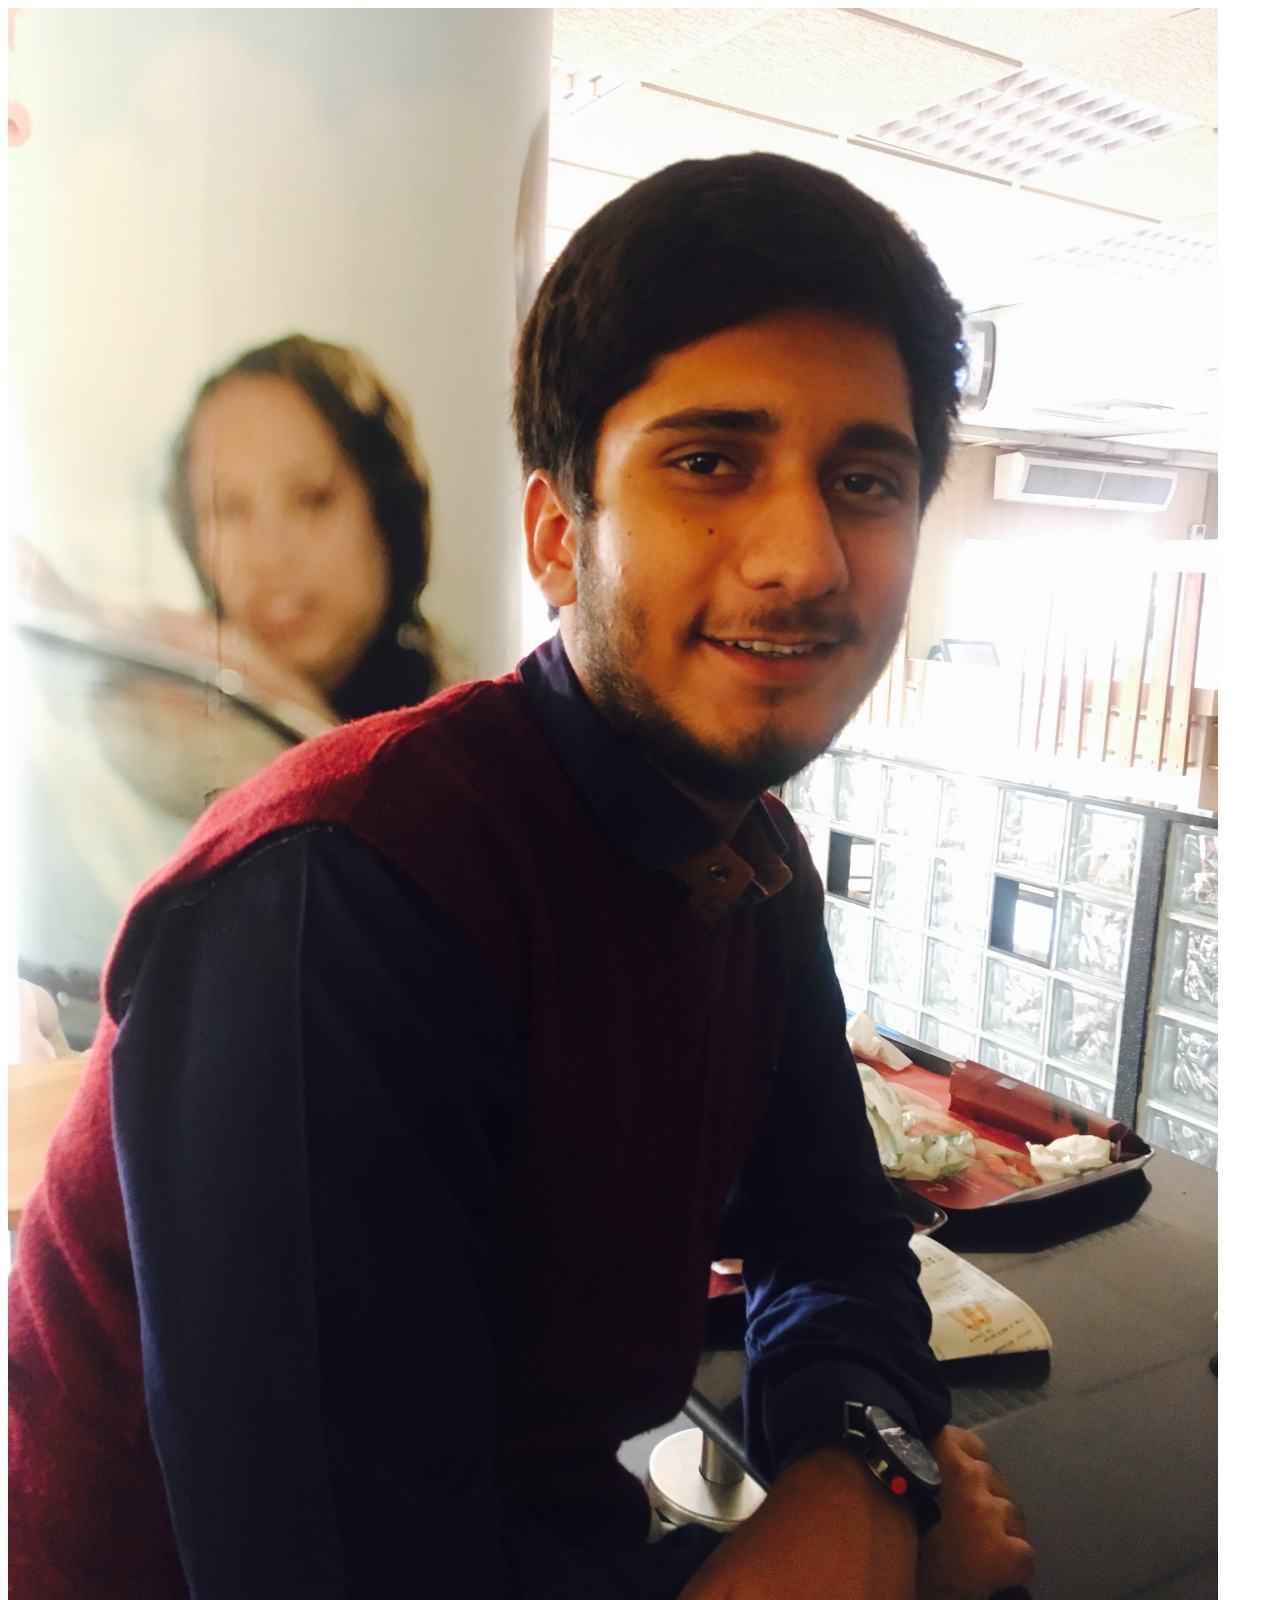
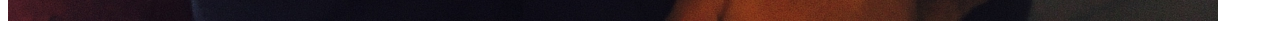
<file: imagemapcheck/index.html>
<!DOCTYPE html>
<html>
  <head>
    <meta name="viewport" content="width=device-width, initial-scale=1.0">

  </head>
  <body>

    <!-- Image Map Generated by http://www.image-map.net/ -->
<img src="profilepic (1).jpg" usemap="#image-map">

<map name="image-map">
    <area target="_blank" alt="Me" title="Mohit" href="http://moh1t.github.io/portfolio" coords="660,157,622,176,577,214,534,258,522,287,506,331,499,386,509,472,553,628,477,674,384,701,288,750,210,790,127,882,85,1003,75,1033,13,1204,2,1257,2,1602,1023,1611,702,155,730,147,765,150,794,154,823,167,863,191,911,231,940,298,956,331,953,403,952,455,935,499,923,515,913,591,879,671,855,704,835,728,676,153,692,157,698,152,695,162,701,167,783,535,739,377,673,146,701,136,708,145" shape="poly">
</map>
  </body>
</html>
</file>
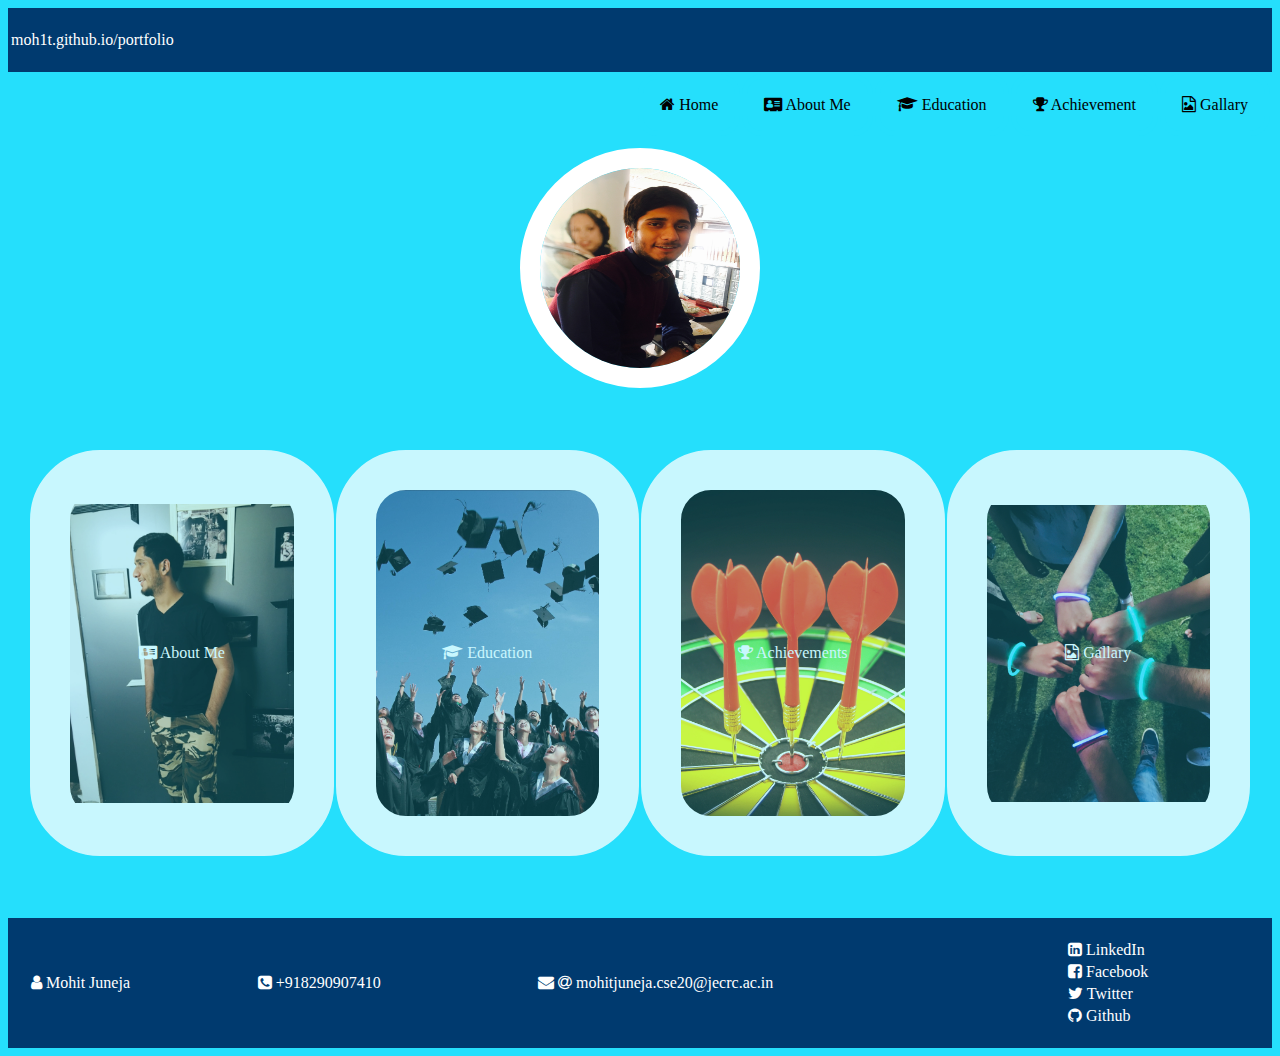
<file: portfolio/index.html>
<!DOCTYPE html>
<head>
  <title>
    Mohit Portfolio
  </title>
  <link rel="stylesheet" type="text/css" href="mypfstyle.css">
  <meta name="viewport" content="width=device-width, initial-scale=1.0">
  <link rel="stylesheet" href="https://cdnjs.cloudflare.com/ajax/libs/font-awesome/4.7.0/css/font-awesome.min.css">
  <meta name="descriptiion" content="Mohit's Portfolio website">
  <meta charset="utf-8">
  <meta name="author" content="Mohit Juneja">


</head>

<body>
  <table class="top">
    <tr id="url">
      <td id="urlLeft">moh1t.github.io/portfolio</td>
    </tr>
  </table>
<div id="indexDiv">
  <table id="shortIndexTable">
    <tr id="indexRow">
      <td class="shortIndexElement">
        <i class="fa fa-home"></i>
        <a href="#profilePic">Home</a>
      </td>
      <td class="shortIndexElement">
        <i class="fa fa-address-card"></i>
        <a href="#aboutMe">About Me</a>
      </td>
      <td class="shortIndexElement">
        <i class="fa fa-graduation-cap"></i>
        <a href="#education">Education</a>
      </td>
      <td class="shortIndexElement">
        <i class="fa fa-trophy"></i>
        <a href="#achievement">Achievement</a>
      </td>
      <td class="shortIndexElement">
        <i class="fa fa-file-image-o"></i>
        <a href="#gallary">Gallary</a>
      </td>
    </tr>
  </table>
</div>

  <a href="index.html"><img id="profilePic" alt="profile Picture" src="images/profilepic.jpg" /></a>

  <table id="indexTable">
    <tr>
    <td id="aboutMe" class="indexElement">
        <i class="fa fa-address-card"></i>
          <a href="aboutMe.html" >About Me</a>
      </td>
      <td id="education" class="indexElement">
        <i class="fa fa-graduation-cap"></i>
          <a href="education.html">Education</a>
      </td>


      <td id="achievement" class="indexElement">
        <i class="fa fa-trophy"></i>
        <a href="achievement.html">Achievements</a>
      </td>
      <td id="gallary" class="indexElement">
        <i class="fa fa-file-image-o"></i>
        <a href="gallary.html">Gallary</a>
      </td>
    </tr>
  </table>
  <table id="bottomTable">
    <tr>
      <td id="name" class="bottomTableElement" rowspan="4">
        <i class="fa fa-user"></i>
        <a href="#profilePic">Mohit Juneja</a>
      </td>
      <td id="contactNo" class="bottomTableElement" rowspan="4">
        <i class="fa fa-phone-square"></i>
        +918290907410
      </td>
      <td id="email" class="bottomTableElement" rowspan="4">
        <i class="fa fa-envelope"></i>
        <i class="fa fa-at"></i>
        mohitjuneja.cse20@jecrc.ac.in
      </td>


      <td id=linkedIn class="bottomTableElement">
        <i class="fa fa-linkedin-square"></i>
        <a href="https://www.linkedin.com/in/moh1t">LinkedIn</a>
      </td>
    </tr>
    <tr>
      <td id="facebook" class="bottomTableElement">
        <i class="fa fa-facebook-square"></i>
        <a href="https://www.facebook.com/imoh1t">Facebook</a>
      </td>
    </tr>
    <tr>
      <td id="twitter" class="bottomTableElement">
        <i class="fa fa-twitter"></i>
        <a href="https://twitter.com/i_moh1t">Twitter</a>
      </td>
    </tr>
    <tr>
      <td id="gitHub" class="bottomTableElement">
        <i class="fa fa-github"></i>
        <a href="https://github.com/moh1t">Github</a>
      </td>
    </tr>
  </table>


</body>
</html>
</file>
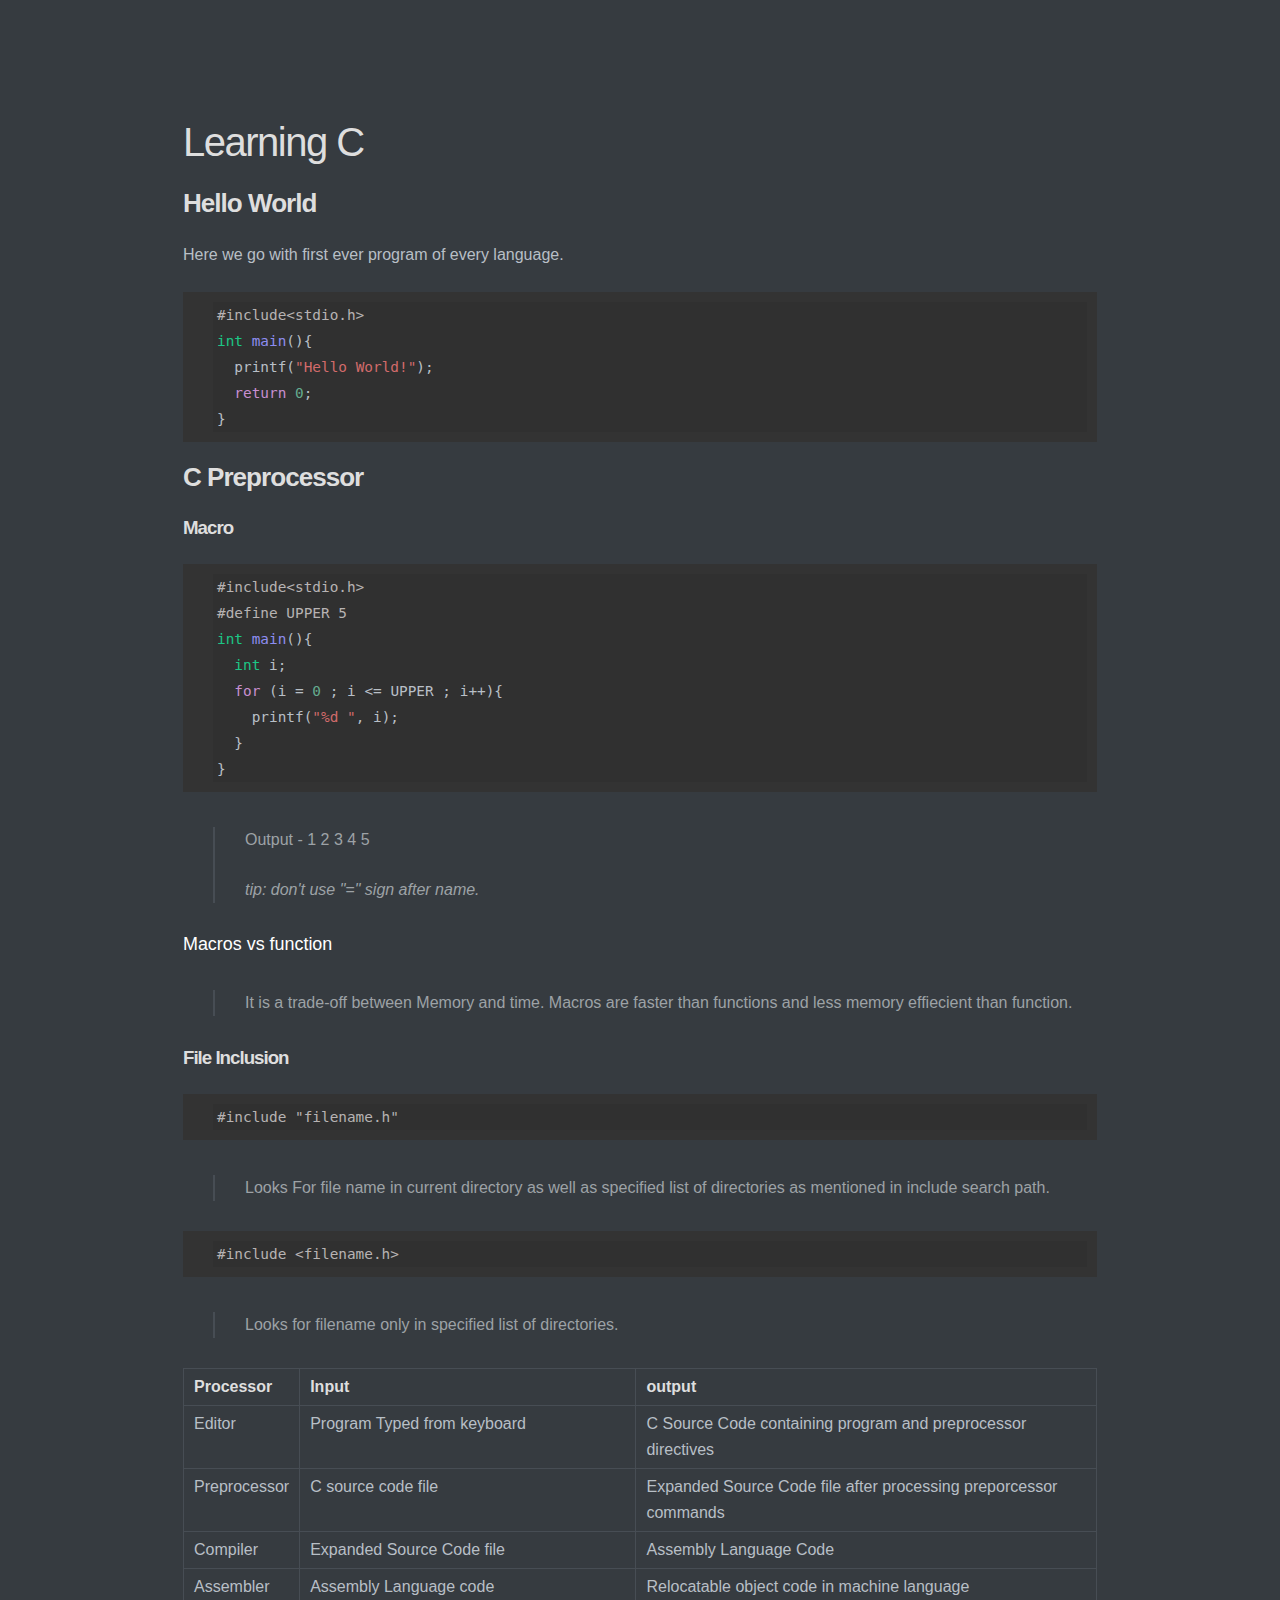
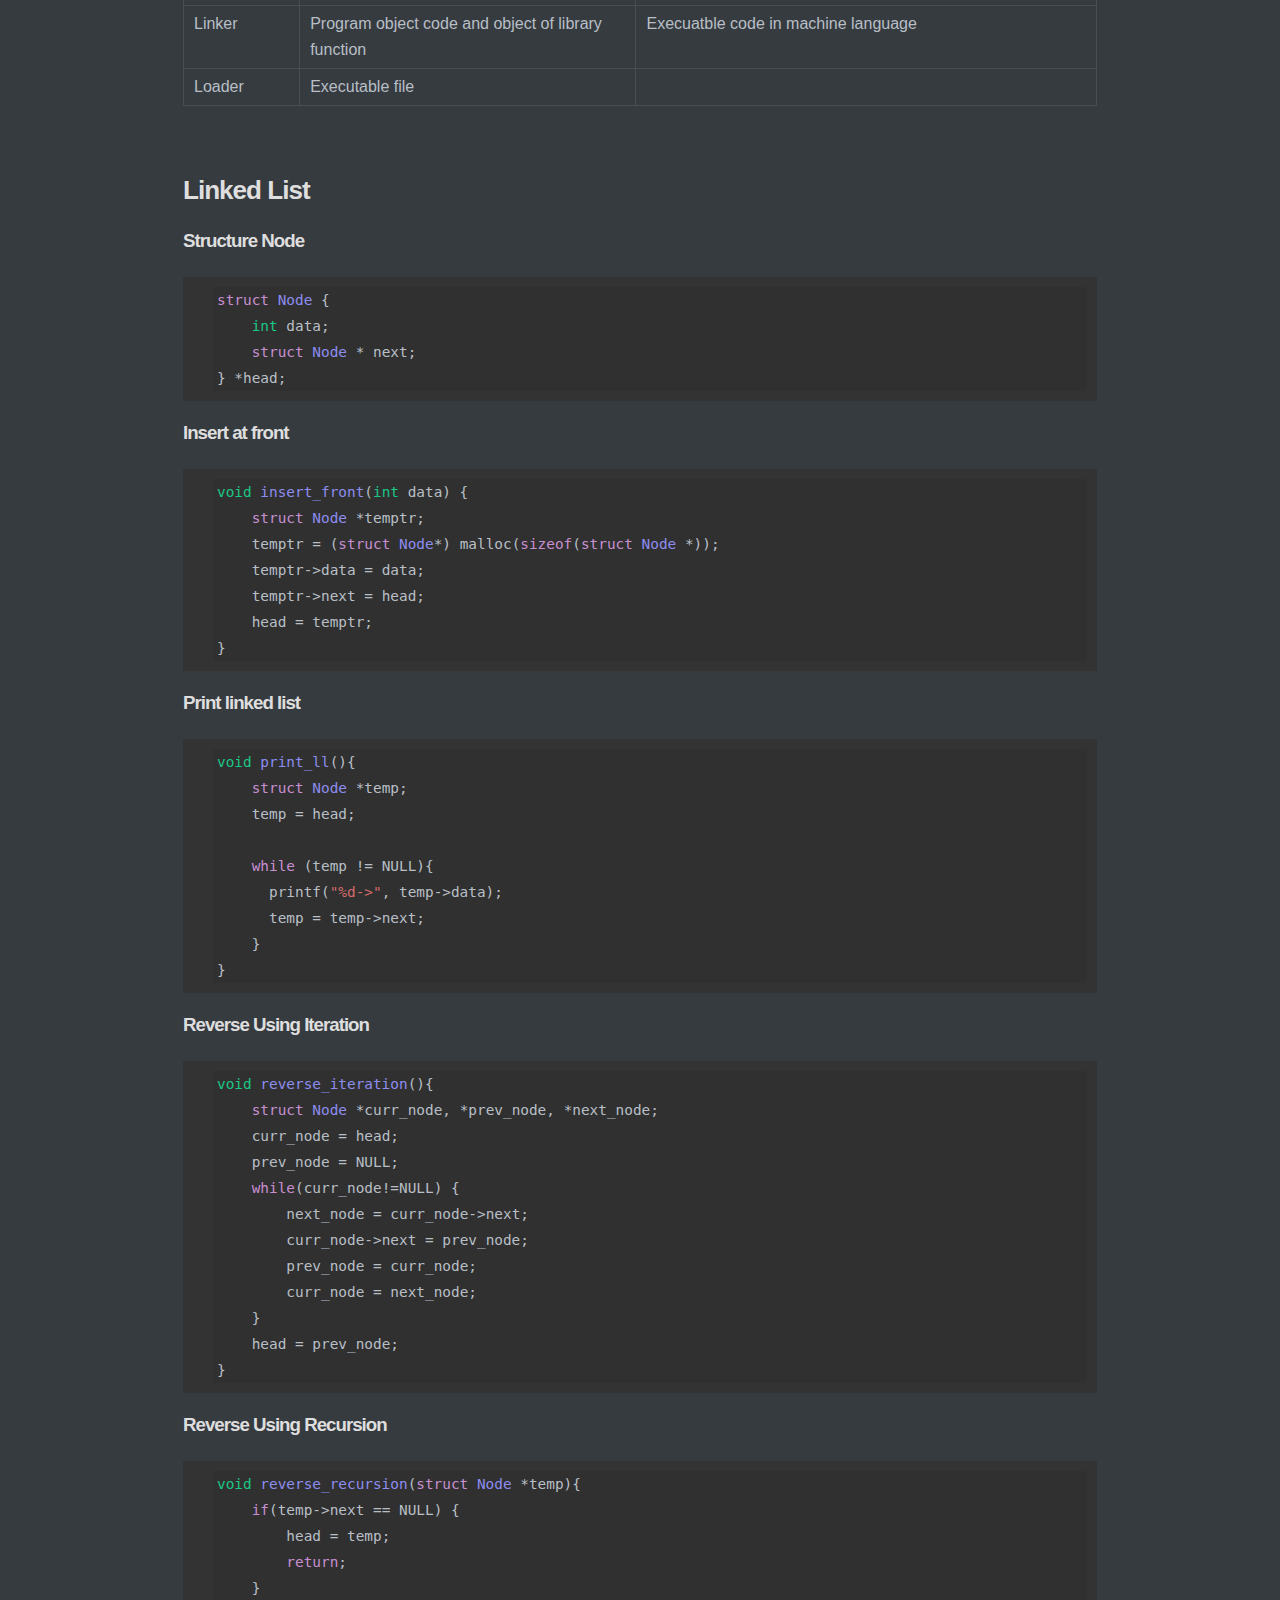
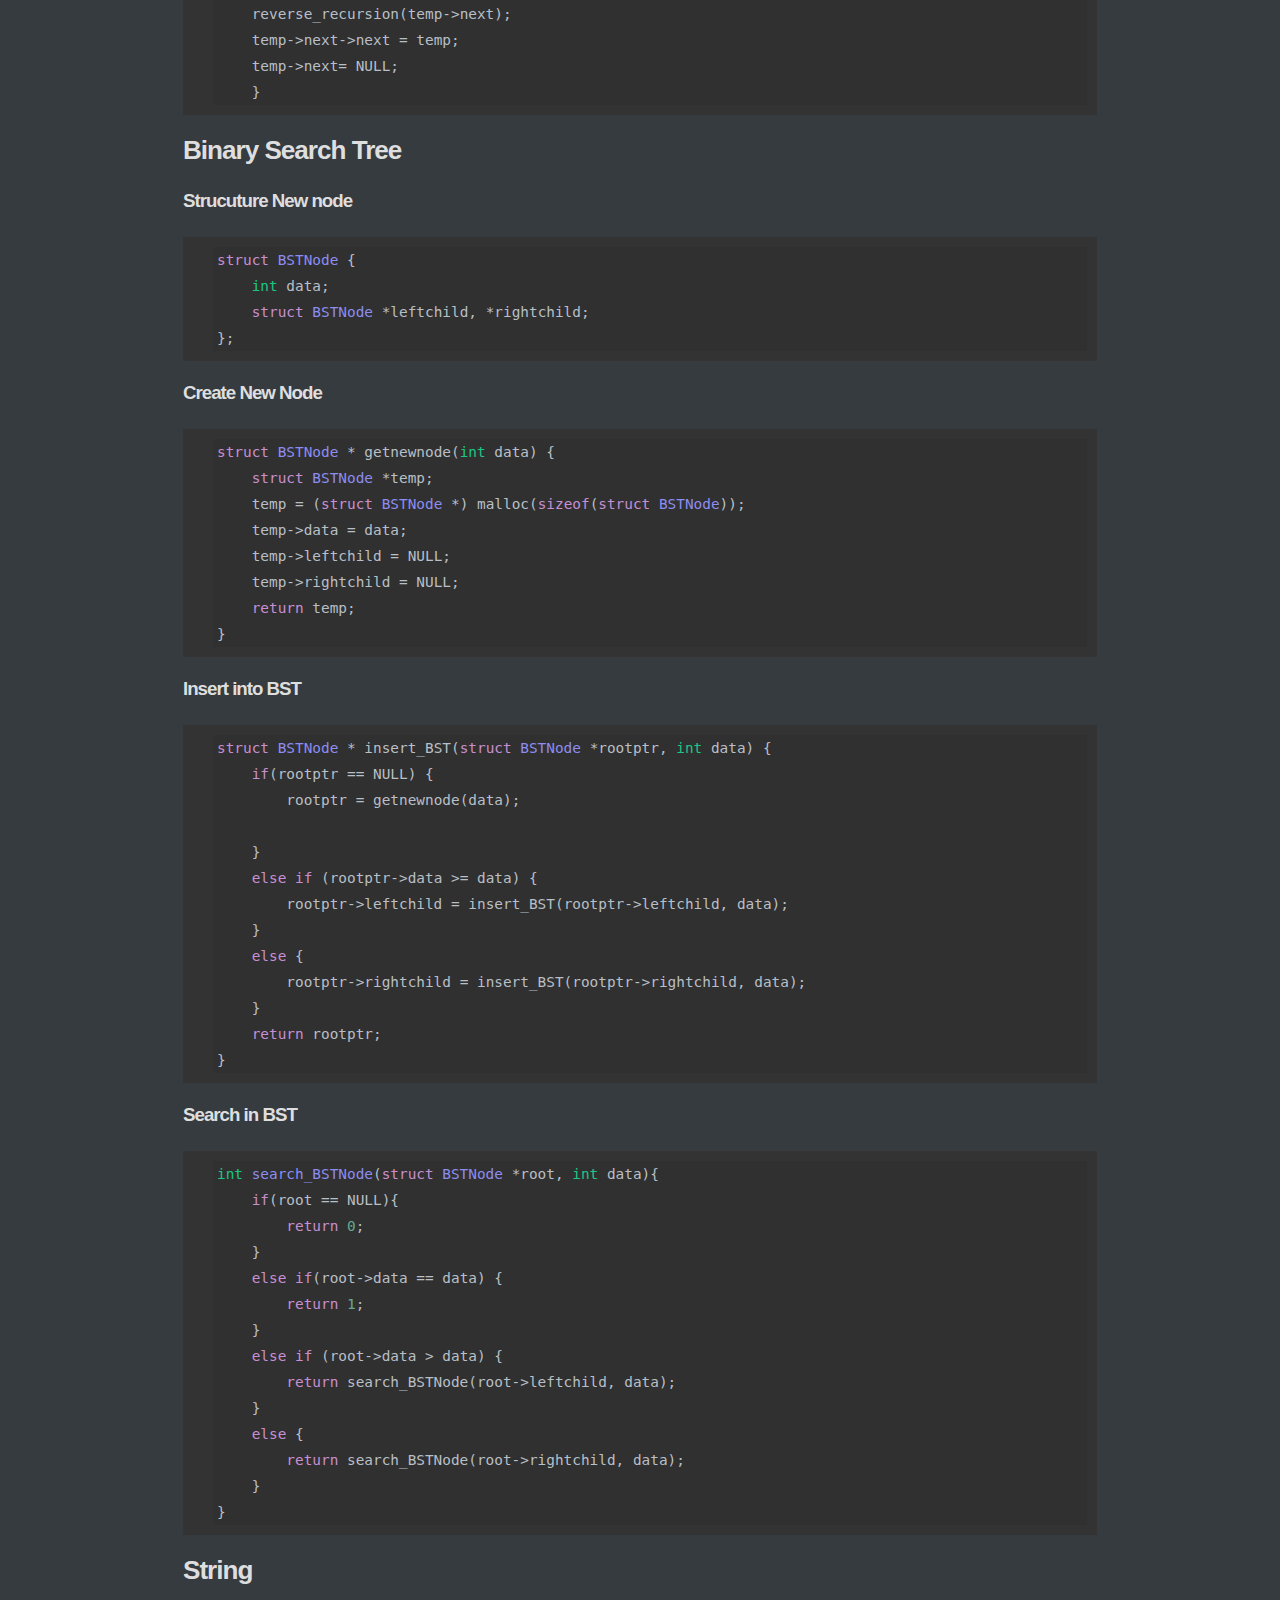
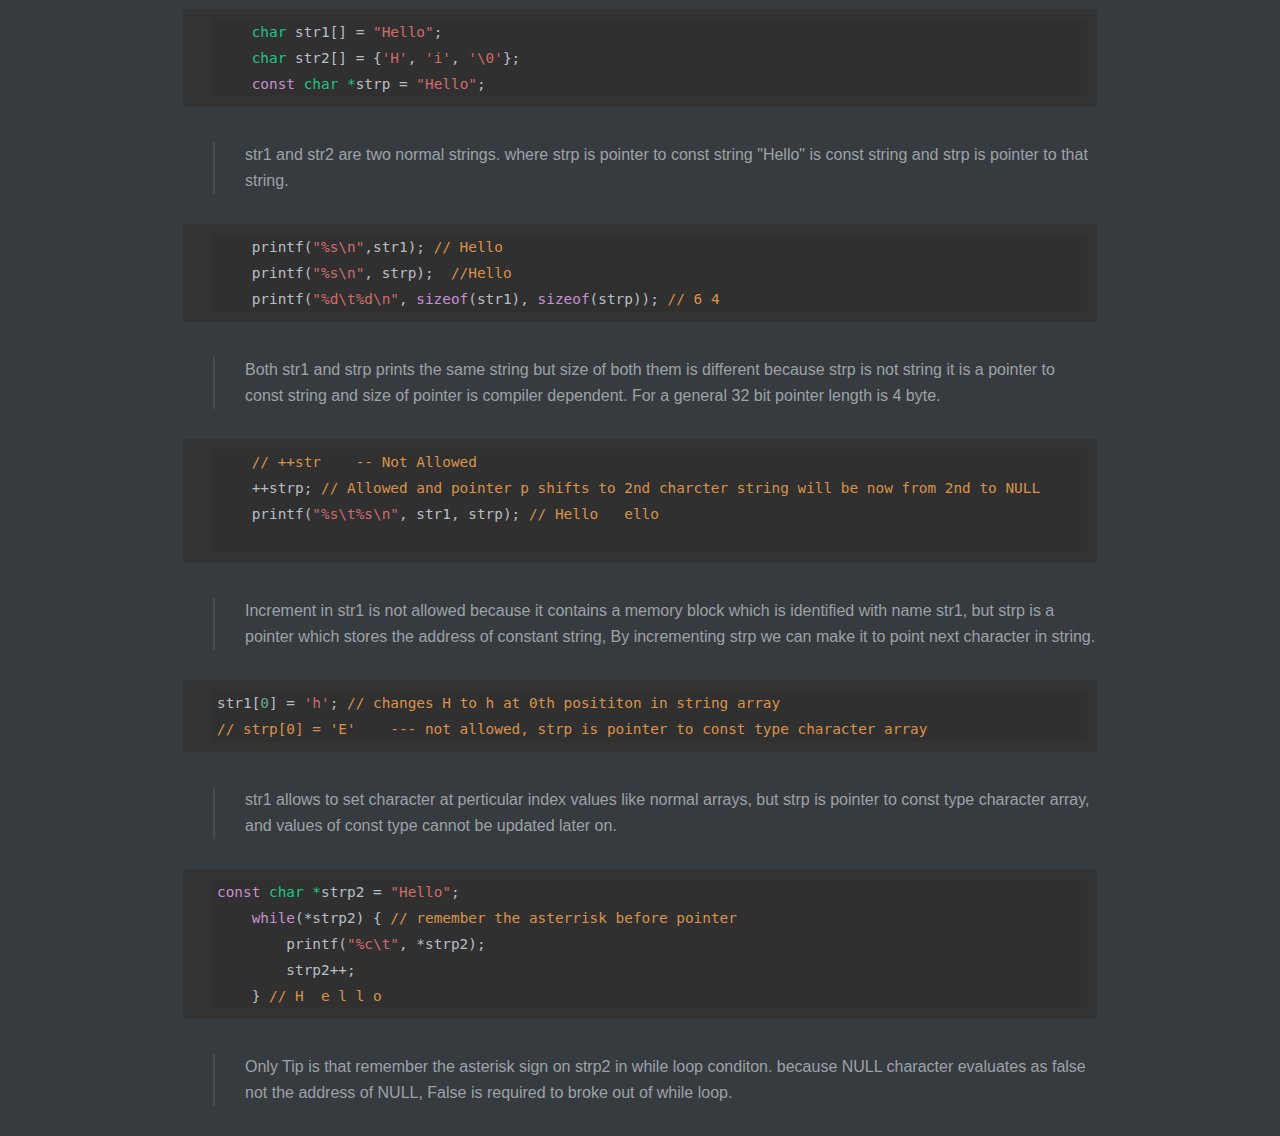
<file: c/c.html>
<!doctype html>
<html>
<head>
<meta charset='UTF-8'><meta name='viewport' content='width=device-width initial-scale=1'>
<title>Learning C</title><style type='text/css'>html {overflow-x: initial !important;}:root { --bg-color: #ffffff; --text-color: #333333; --select-text-bg-color: #B5D6FC; --select-text-font-color: auto; --monospace: "Lucida Console",Consolas,"Courier",monospace; }
html { font-size: 14px; background-color: var(--bg-color); color: var(--text-color); font-family: "Helvetica Neue", Helvetica, Arial, sans-serif; -webkit-font-smoothing: antialiased; }
body { margin: 0px; padding: 0px; height: auto; bottom: 0px; top: 0px; left: 0px; right: 0px; font-size: 1rem; line-height: 1.42857143; overflow-x: hidden; background-image: inherit; background-size: inherit; background-attachment: inherit; background-origin: inherit; background-clip: inherit; background-color: inherit; tab-size: 4; background-position: inherit inherit; background-repeat: inherit inherit; }
iframe { margin: auto; }
a.url { word-break: break-all; }
a:active, a:hover { outline: 0px; }
.in-text-selection, ::selection { text-shadow: none; background: var(--select-text-bg-color); color: var(--select-text-font-color); }
#write { margin: 0px auto; height: auto; width: inherit; word-break: normal; word-wrap: break-word; position: relative; white-space: normal; overflow-x: visible; padding-top: 40px; }
#write.first-line-indent p { text-indent: 2em; }
#write.first-line-indent li p, #write.first-line-indent p * { text-indent: 0px; }
#write.first-line-indent li { margin-left: 2em; }
.for-image #write { padding-left: 8px; padding-right: 8px; }
body.typora-export { padding-left: 30px; padding-right: 30px; }
.typora-export .footnote-line, .typora-export li, .typora-export p { white-space: pre-wrap; }
@media screen and (max-width: 500px) { 
  body.typora-export { padding-left: 0px; padding-right: 0px; }
  #write { padding-left: 20px; padding-right: 20px; }
  .CodeMirror-sizer { margin-left: 0px !important; }
  .CodeMirror-gutters { display: none !important; }
}
#write li > figure:last-child { margin-bottom: 0.5rem; }
#write ol, #write ul { position: relative; }
img { max-width: 100%; vertical-align: middle; }
button, input, select, textarea { color: inherit; font-family: inherit; font-size: inherit; font-style: inherit; font-variant-caps: inherit; font-weight: inherit; font-stretch: inherit; line-height: inherit; }
input[type="checkbox"], input[type="radio"] { line-height: normal; padding: 0px; }
*, ::after, ::before { box-sizing: border-box; }
#write h1, #write h2, #write h3, #write h4, #write h5, #write h6, #write p, #write pre { width: inherit; }
#write h1, #write h2, #write h3, #write h4, #write h5, #write h6, #write p { position: relative; }
p { line-height: inherit; }
h1, h2, h3, h4, h5, h6 { break-after: avoid-page; break-inside: avoid; orphans: 2; }
p { orphans: 4; }
h1 { font-size: 2rem; }
h2 { font-size: 1.8rem; }
h3 { font-size: 1.6rem; }
h4 { font-size: 1.4rem; }
h5 { font-size: 1.2rem; }
h6 { font-size: 1rem; }
.md-math-block, .md-rawblock, h1, h2, h3, h4, h5, h6, p { margin-top: 1rem; margin-bottom: 1rem; }
.hidden { display: none; }
.md-blockmeta { color: rgb(204, 204, 204); font-weight: 700; font-style: italic; }
a { cursor: pointer; }
sup.md-footnote { padding: 2px 4px; background-color: rgba(238, 238, 238, 0.701961); color: rgb(85, 85, 85); border-top-left-radius: 4px; border-top-right-radius: 4px; border-bottom-right-radius: 4px; border-bottom-left-radius: 4px; cursor: pointer; }
sup.md-footnote a, sup.md-footnote a:hover { color: inherit; text-transform: inherit; text-decoration: inherit; }
#write input[type="checkbox"] { cursor: pointer; width: inherit; height: inherit; }
figure { overflow-x: auto; margin: 1.2em 0px; max-width: calc(100% + 16px); padding: 0px; }
figure > table { margin: 0px !important; }
tr { break-inside: avoid; break-after: auto; }
thead { display: table-header-group; }
table { border-collapse: collapse; border-spacing: 0px; width: 100%; overflow: auto; break-inside: auto; text-align: left; }
table.md-table td { min-width: 32px; }
.CodeMirror-gutters { border-right-width: 0px; background-color: inherit; }
.CodeMirror-linenumber { }
.CodeMirror { text-align: left; }
.CodeMirror-placeholder { opacity: 0.3; }
.CodeMirror pre { padding: 0px 4px; }
.CodeMirror-lines { padding: 0px; }
div.hr:focus { cursor: none; }
#write pre { white-space: pre-wrap; }
#write.fences-no-line-wrapping pre { white-space: pre; }
#write pre.ty-contain-cm { white-space: normal; }
.CodeMirror-gutters { margin-right: 4px; }
.md-fences { font-size: 0.9rem; display: block; break-inside: avoid; text-align: left; overflow: visible; white-space: pre; background-image: inherit; background-size: inherit; background-attachment: inherit; background-origin: inherit; background-clip: inherit; background-color: inherit; position: relative !important; background-position: inherit inherit; background-repeat: inherit inherit; }
.md-diagram-panel { width: 100%; margin-top: 10px; text-align: center; padding-top: 0px; padding-bottom: 8px; overflow-x: auto; }
#write .md-fences.mock-cm { white-space: pre-wrap; }
.md-fences.md-fences-with-lineno { padding-left: 0px; }
#write.fences-no-line-wrapping .md-fences.mock-cm { white-space: pre; overflow-x: auto; }
.md-fences.mock-cm.md-fences-with-lineno { padding-left: 8px; }
.CodeMirror-line, twitterwidget { break-inside: avoid; }
.footnotes { opacity: 0.8; font-size: 0.9rem; margin-top: 1em; margin-bottom: 1em; }
.footnotes + .footnotes { margin-top: 0px; }
.md-reset { margin: 0px; padding: 0px; border: 0px; outline: 0px; vertical-align: top; text-decoration: none; text-shadow: none; float: none; position: static; width: auto; height: auto; white-space: nowrap; cursor: inherit; line-height: normal; font-weight: 400; text-align: left; box-sizing: content-box; direction: ltr; background-position: 0px 0px; background-repeat: initial initial; }
li div { padding-top: 0px; }
blockquote { margin: 1rem 0px; }
li .mathjax-block, li p { margin: 0.5rem 0px; }
li { margin: 0px; position: relative; }
blockquote > :last-child { margin-bottom: 0px; }
blockquote > :first-child, li > :first-child { margin-top: 0px; }
.footnotes-area { color: rgb(136, 136, 136); margin-top: 0.714rem; padding-bottom: 0.143rem; white-space: normal; }
#write .footnote-line { white-space: pre-wrap; }
@media print { 
  body, html { border: 1px solid transparent; height: 99%; break-after: avoid-page; break-before: avoid-page; }
  #write { margin-top: 0px; padding-top: 0px; border-color: transparent !important; }
  .typora-export * { -webkit-print-color-adjust: exact; }
  html.blink-to-pdf { font-size: 13px; }
  .typora-export #write { padding-left: 32px; padding-right: 32px; padding-bottom: 0px; break-after: avoid-page; }
  .typora-export #write::after { height: 0px; }
}
.footnote-line { margin-top: 0.714em; font-size: 0.7em; }
a img, img a { cursor: pointer; }
pre.md-meta-block { font-size: 0.8rem; min-height: 0.8rem; white-space: pre-wrap; background-color: rgb(204, 204, 204); display: block; overflow-x: hidden; background-position: initial initial; background-repeat: initial initial; }
p > .md-image:only-child:not(.md-img-error) img, p > img:only-child { display: block; margin: auto; }
p > .md-image:only-child { display: inline-block; width: 100%; }
#write .MathJax_Display { margin: 0.8em 0px 0px; }
.md-math-block { width: 100%; }
.md-math-block:not(:empty)::after { display: none; }
[contenteditable="true"]:active, [contenteditable="true"]:focus { outline: 0px; box-shadow: none; }
.md-task-list-item { position: relative; list-style-type: none; }
.task-list-item.md-task-list-item { padding-left: 0px; }
.md-task-list-item > input { position: absolute; top: 0px; left: 0px; margin-left: -1.2em; margin-top: calc(1em - 10px); border: none; }
.math { font-size: 1rem; }
.md-toc { min-height: 3.58rem; position: relative; font-size: 0.9rem; border-top-left-radius: 10px; border-top-right-radius: 10px; border-bottom-right-radius: 10px; border-bottom-left-radius: 10px; }
.md-toc-content { position: relative; margin-left: 0px; }
.md-toc-content::after, .md-toc::after { display: none; }
.md-toc-item { display: block; color: rgb(65, 131, 196); }
.md-toc-item a { text-decoration: none; }
.md-toc-inner:hover { text-decoration: underline; }
.md-toc-inner { display: inline-block; cursor: pointer; }
.md-toc-h1 .md-toc-inner { margin-left: 0px; font-weight: 700; }
.md-toc-h2 .md-toc-inner { margin-left: 2em; }
.md-toc-h3 .md-toc-inner { margin-left: 4em; }
.md-toc-h4 .md-toc-inner { margin-left: 6em; }
.md-toc-h5 .md-toc-inner { margin-left: 8em; }
.md-toc-h6 .md-toc-inner { margin-left: 10em; }
@media screen and (max-width: 48em) { 
  .md-toc-h3 .md-toc-inner { margin-left: 3.5em; }
  .md-toc-h4 .md-toc-inner { margin-left: 5em; }
  .md-toc-h5 .md-toc-inner { margin-left: 6.5em; }
  .md-toc-h6 .md-toc-inner { margin-left: 8em; }
}
a.md-toc-inner { font-size: inherit; font-style: inherit; font-weight: inherit; line-height: inherit; }
.footnote-line a:not(.reversefootnote) { color: inherit; }
.md-attr { display: none; }
.md-fn-count::after { content: "."; }
code, pre, samp, tt { font-family: var(--monospace); }
kbd { margin: 0px 0.1em; padding: 0.1em 0.6em; font-size: 0.8em; color: rgb(36, 39, 41); background-color: rgb(255, 255, 255); border: 1px solid rgb(173, 179, 185); border-top-left-radius: 3px; border-top-right-radius: 3px; border-bottom-right-radius: 3px; border-bottom-left-radius: 3px; box-shadow: rgba(12, 13, 14, 0.2) 0px 1px 0px, rgb(255, 255, 255) 0px 0px 0px 2px inset; white-space: nowrap; vertical-align: middle; background-position: initial initial; background-repeat: initial initial; }
.md-comment { color: rgb(162, 127, 3); opacity: 0.8; font-family: var(--monospace); }
code { text-align: left; }
a.md-print-anchor { white-space: pre !important; border: none !important; display: inline-block !important; position: absolute !important; width: 1px !important; right: 0px !important; outline: 0px !important; text-shadow: initial !important; background-position: 0px 0px !important; background-repeat: initial initial !important; }
.md-inline-math .MathJax_SVG .noError { display: none !important; }
.html-for-mac .inline-math-svg .MathJax_SVG { vertical-align: 0.2px; }
.md-math-block .MathJax_SVG_Display { text-align: center; margin: 0px; position: relative; text-indent: 0px; max-width: none; max-height: none; min-height: 0px; min-width: 100%; width: auto; overflow-y: hidden; display: block !important; }
.MathJax_SVG_Display, .md-inline-math .MathJax_SVG_Display { width: auto; margin: inherit; display: inline-block !important; }
.MathJax_SVG .MJX-monospace { font-family: var(--monospace); }
.MathJax_SVG .MJX-sans-serif { font-family: sans-serif; }
.MathJax_SVG { display: inline; font-style: normal; font-weight: 400; line-height: normal; zoom: 90%; text-indent: 0px; text-align: left; text-transform: none; letter-spacing: normal; word-spacing: normal; word-wrap: normal; white-space: nowrap; float: none; direction: ltr; max-width: none; max-height: none; min-width: 0px; min-height: 0px; border: 0px; padding: 0px; margin: 0px; }
.MathJax_SVG * { transition: none; }
.MathJax_SVG_Display svg { vertical-align: middle !important; margin-bottom: 0px !important; margin-top: 0px !important; }
.os-windows.monocolor-emoji .md-emoji { font-family: "Segoe UI Symbol", sans-serif; }
.md-diagram-panel > svg { max-width: 100%; }
[lang="mermaid"] svg, [lang="flow"] svg { max-width: 100%; height: auto; }
[lang="mermaid"] .node text { font-size: 1rem; }
table tr th { border-bottom-width: 0px; }
video { max-width: 100%; display: block; margin: 0px auto; }
iframe { max-width: 100%; width: 100%; border: none; }
.highlight td, .highlight tr { border: 0px; }


.CodeMirror { height: auto; }
.CodeMirror.cm-s-inner { background-image: inherit; background-size: inherit; background-attachment: inherit; background-origin: inherit; background-clip: inherit; background-color: inherit; background-position: inherit inherit; background-repeat: inherit inherit; }
.CodeMirror-scroll { overflow-y: hidden; overflow-x: auto; z-index: 3; }
.CodeMirror-gutter-filler, .CodeMirror-scrollbar-filler { background-color: rgb(255, 255, 255); }
.CodeMirror-gutters { border-right-width: 1px; border-right-style: solid; border-right-color: rgb(221, 221, 221); background-image: inherit; background-size: inherit; background-attachment: inherit; background-origin: inherit; background-clip: inherit; background-color: inherit; white-space: nowrap; background-position: inherit inherit; background-repeat: inherit inherit; }
.CodeMirror-linenumber { padding: 0px 3px 0px 5px; text-align: right; color: rgb(153, 153, 153); }
.cm-s-inner .cm-keyword { color: rgb(119, 0, 136); }
.cm-s-inner .cm-atom, .cm-s-inner.cm-atom { color: rgb(34, 17, 153); }
.cm-s-inner .cm-number { color: rgb(17, 102, 68); }
.cm-s-inner .cm-def { color: rgb(0, 0, 255); }
.cm-s-inner .cm-variable { color: rgb(0, 0, 0); }
.cm-s-inner .cm-variable-2 { color: rgb(0, 85, 170); }
.cm-s-inner .cm-variable-3 { color: rgb(0, 136, 85); }
.cm-s-inner .cm-string { color: rgb(170, 17, 17); }
.cm-s-inner .cm-property { color: rgb(0, 0, 0); }
.cm-s-inner .cm-operator { color: rgb(152, 26, 26); }
.cm-s-inner .cm-comment, .cm-s-inner.cm-comment { color: rgb(170, 85, 0); }
.cm-s-inner .cm-string-2 { color: rgb(255, 85, 0); }
.cm-s-inner .cm-meta { color: rgb(85, 85, 85); }
.cm-s-inner .cm-qualifier { color: rgb(85, 85, 85); }
.cm-s-inner .cm-builtin { color: rgb(51, 0, 170); }
.cm-s-inner .cm-bracket { color: rgb(153, 153, 119); }
.cm-s-inner .cm-tag { color: rgb(17, 119, 0); }
.cm-s-inner .cm-attribute { color: rgb(0, 0, 204); }
.cm-s-inner .cm-header, .cm-s-inner.cm-header { color: rgb(0, 0, 255); }
.cm-s-inner .cm-quote, .cm-s-inner.cm-quote { color: rgb(0, 153, 0); }
.cm-s-inner .cm-hr, .cm-s-inner.cm-hr { color: rgb(153, 153, 153); }
.cm-s-inner .cm-link, .cm-s-inner.cm-link { color: rgb(0, 0, 204); }
.cm-negative { color: rgb(221, 68, 68); }
.cm-positive { color: rgb(34, 153, 34); }
.cm-header, .cm-strong { font-weight: 700; }
.cm-del { text-decoration: line-through; }
.cm-em { font-style: italic; }
.cm-link { text-decoration: underline; }
.cm-error { color: red; }
.cm-invalidchar { color: red; }
.cm-constant { color: rgb(38, 139, 210); }
.cm-defined { color: rgb(181, 137, 0); }
div.CodeMirror span.CodeMirror-matchingbracket { color: rgb(0, 255, 0); }
div.CodeMirror span.CodeMirror-nonmatchingbracket { color: rgb(255, 34, 34); }
.cm-s-inner .CodeMirror-activeline-background { background-image: inherit; background-size: inherit; background-attachment: inherit; background-origin: inherit; background-clip: inherit; background-color: inherit; background-position: inherit inherit; background-repeat: inherit inherit; }
.CodeMirror { position: relative; overflow: hidden; }
.CodeMirror-scroll { height: 100%; outline: 0px; position: relative; box-sizing: content-box; background-image: inherit; background-size: inherit; background-attachment: inherit; background-origin: inherit; background-clip: inherit; background-color: inherit; background-position: inherit inherit; background-repeat: inherit inherit; }
.CodeMirror-sizer { position: relative; }
.CodeMirror-gutter-filler, .CodeMirror-hscrollbar, .CodeMirror-scrollbar-filler, .CodeMirror-vscrollbar { position: absolute; z-index: 6; display: none; }
.CodeMirror-vscrollbar { right: 0px; top: 0px; overflow: hidden; }
.CodeMirror-hscrollbar { bottom: 0px; left: 0px; overflow: hidden; }
.CodeMirror-scrollbar-filler { right: 0px; bottom: 0px; }
.CodeMirror-gutter-filler { left: 0px; bottom: 0px; }
.CodeMirror-gutters { position: absolute; left: 0px; top: 0px; padding-bottom: 30px; z-index: 3; }
.CodeMirror-gutter { white-space: normal; height: 100%; box-sizing: content-box; padding-bottom: 30px; margin-bottom: -32px; display: inline-block; }
.CodeMirror-gutter-wrapper { position: absolute; z-index: 4; border: none !important; background-position: 0px 0px !important; background-repeat: initial initial !important; }
.CodeMirror-gutter-background { position: absolute; top: 0px; bottom: 0px; z-index: 4; }
.CodeMirror-gutter-elt { position: absolute; cursor: default; z-index: 4; }
.CodeMirror-lines { cursor: text; }
.CodeMirror pre { border-top-left-radius: 0px; border-top-right-radius: 0px; border-bottom-right-radius: 0px; border-bottom-left-radius: 0px; border-width: 0px; font-family: inherit; font-size: inherit; margin: 0px; white-space: pre; word-wrap: normal; color: inherit; z-index: 2; position: relative; overflow: visible; background-position: 0px 0px; background-repeat: initial initial; }
.CodeMirror-wrap pre { word-wrap: break-word; white-space: pre-wrap; word-break: normal; }
.CodeMirror-code pre { border-right-width: 30px; border-right-style: solid; border-right-color: transparent; width: fit-content; }
.CodeMirror-wrap .CodeMirror-code pre { border-right-style: none; width: auto; }
.CodeMirror-linebackground { position: absolute; left: 0px; right: 0px; top: 0px; bottom: 0px; z-index: 0; }
.CodeMirror-linewidget { position: relative; z-index: 2; overflow: auto; }
.CodeMirror-wrap .CodeMirror-scroll { overflow-x: hidden; }
.CodeMirror-measure { position: absolute; width: 100%; height: 0px; overflow: hidden; visibility: hidden; }
.CodeMirror-measure pre { position: static; }
.CodeMirror div.CodeMirror-cursor { position: absolute; visibility: hidden; border-right-style: none; width: 0px; }
.CodeMirror div.CodeMirror-cursor { visibility: hidden; }
.CodeMirror-focused div.CodeMirror-cursor { visibility: inherit; }
.cm-searching { background-color: rgba(255, 255, 0, 0.4); background-position: initial initial; background-repeat: initial initial; }
@media print { 
  .CodeMirror div.CodeMirror-cursor { visibility: hidden; }
}


/* Flowchart variables */
/* Sequence Diagram variables */
/* Gantt chart variables */
.mermaid .label {
  color: #323D47;
}

g.label {
    color: #333;
}

.node rect,
.node circle,
.node ellipse,
.node polygon {
  fill: #BDD5EA;
  stroke: #81B1DB;
  stroke-width: 1px;
}
.edgePath .path {
  stroke: lightgrey;
}
.edgeLabel {
  background-color: #e8e8e8;
}
.cluster rect {
  fill: #6D6D65 !important;
  rx: 4 !important;
  stroke: rgba(255, 255, 255, 0.25) !important;
  stroke-width: 1px !important;
}
.cluster text {
  fill: #F9FFFE;
}
.actor {
  stroke: #81B1DB;
  fill: #BDD5EA;
}
text.actor {
  fill: black;
  stroke: none;
}
.actor-line {
  stroke: lightgrey;
}
.messageLine0 {
  stroke-width: 1.5;
  stroke-dasharray: "2 2";
  marker-end: "url(file:///Users/mohit/Library/Application%20Support/abnerworks.Typora/themes/night/#arrowhead)";
  stroke: lightgrey;
}
.messageLine1 {
  stroke-width: 1.5;
  stroke-dasharray: "2 2";
  stroke: lightgrey;
}
#arrowhead {
  fill: lightgrey !important;
}
#crosshead path {
  fill: lightgrey !important;
  stroke: lightgrey !important;
}
.messageText {
  fill: lightgrey;
  stroke: none;
}
.labelBox {
  stroke: #81B1DB;
  fill: #BDD5EA;
}
.labelText {
  fill: #323D47;
  stroke: none;
}
.loopText {
  fill: lightgrey;
  stroke: none;
}
text>tspan {
  fill: inherit;
}
.loopLine {
  stroke-width: 2;
  stroke-dasharray: "2 2";
  marker-end: "url(file:///Users/mohit/Library/Application%20Support/abnerworks.Typora/themes/night/#arrowhead)";
  stroke: #81B1DB;
}
.note {
  stroke: rgba(255, 255, 255, 0.25);
  fill: #fff5ad;
}
.noteText {
  fill: black;
  stroke: none;
  font-family: 'trebuchet ms', verdana, arial;
  font-size: 14px;
}
/** Section styling */
.section {
  stroke: none;
  opacity: 0.2;
}
.section0 {
  fill: rgba(255, 255, 255, 0.3);
}
.section2 {
  fill: #EAE8B9;
}
.section1,
.section3 {
  fill: white;
  opacity: 0.2;
}
.sectionTitle0 {
  fill: #F9FFFE;
}
.sectionTitle1 {
  fill: #F9FFFE;
}
.sectionTitle2 {
  fill: #F9FFFE;
}
.sectionTitle3 {
  fill: #F9FFFE;
}
.sectionTitle {
  text-anchor: start;
  font-size: 11px;
  text-height: 14px;
}
/* Grid and axis */
.grid .tick {
  stroke: rgba(255, 255, 255, 0.3);
  opacity: 0.3;
  shape-rendering: crispEdges;
}
.grid .tick text {
  fill: lightgrey;
  opacity: 0.5;
}
.grid path {
  stroke-width: 0;
}
/* Today line */
.today {
  fill: none;
  stroke: #DB5757;
  stroke-width: 2px;
}
/* Task styling */
/* Default task */
.task {
  stroke-width: 1;
}
.taskText {
  text-anchor: middle;
  font-size: 11px;
}
.taskTextOutsideRight {
  fill: #323D47;
  text-anchor: start;
  font-size: 11px;
}
.taskTextOutsideLeft {
  fill: #323D47;
  text-anchor: end;
  font-size: 11px;
}
/* Specific task settings for the sections*/
.taskText0,
.taskText1,
.taskText2,
.taskText3 {
  fill: #323D47;
}
.task0,
.task1,
.task2,
.task3 {
  fill: #BDD5EA;
  stroke: rgba(255, 255, 255, 0.5);
}
.taskTextOutside0,
.taskTextOutside2 {
  fill: lightgrey;
}
.taskTextOutside1,
.taskTextOutside3 {
  fill: lightgrey;
}
/* Active task */
.active0,
.active1,
.active2,
.active3 {
  fill: #81B1DB;
  stroke: rgba(255, 255, 255, 0.5);
}
.activeText0,
.activeText1,
.activeText2,
.activeText3 {
  fill: #323D47 !important;
}
/* Completed task */
.done0,
.done1,
.done2,
.done3 {
  fill: lightgrey;
}
.doneText0,
.doneText1,
.doneText2,
.doneText3 {
  fill: #323D47 !important;
}
/* Tasks on the critical line */
.crit0,
.crit1,
.crit2,
.crit3 {
  stroke: #E83737;
  fill: #E83737;
  stroke-width: 2;
}
.activeCrit0,
.activeCrit1,
.activeCrit2,
.activeCrit3 {
  stroke: #E83737;
  fill: #81B1DB;
  stroke-width: 2;
}
.doneCrit0,
.doneCrit1,
.doneCrit2,
.doneCrit3 {
  stroke: #E83737;
  fill: lightgrey;
  stroke-width: 1;
  cursor: pointer;
  shape-rendering: crispEdges;
}
.doneCritText0,
.doneCritText1,
.doneCritText2,
.doneCritText3 {
  fill: lightgrey !important;
}
.activeCritText0,
.activeCritText1,
.activeCritText2,
.activeCritText3 {
  fill: #323D47 !important;
}
.titleText {
  text-anchor: middle;
  font-size: 18px;
  fill: lightgrey;
}
/*


*/
.node text {
  font-family: 'trebuchet ms', verdana, arial;
  font-size: 14px;
}
div.mermaidTooltip {
  position: absolute;
  text-align: center;
  max-width: 200px;
  padding: 2px;
  font-family: 'trebuchet ms', verdana, arial;
  font-size: 12px;
  background: #6D6D65;
  border: 1px solid rgba(255, 255, 255, 0.25);
  border-radius: 2px;
  pointer-events: none;
  z-index: 100;
}

@charset "UTF-8";
/* CSS Document */

/** code highlight */

.cm-s-inner .cm-variable,
.cm-s-inner .cm-operator,
.cm-s-inner .cm-property {
    color: #b8bfc6;
}

.cm-s-inner .cm-keyword {
    color: #C88FD0;
}

.cm-s-inner .cm-tag {
    color: #7DF46A;
}

.cm-s-inner .cm-attribute {
    color: #7575E4;
}

.CodeMirror div.CodeMirror-cursor {
    border-left: 1px solid #b8bfc6;
    z-index: 3;
}

.cm-s-inner .cm-string {
    color: #D26B6B;
}

.cm-s-inner .cm-comment,
.cm-s-inner.cm-comment {
    color: #DA924A;
}

.cm-s-inner .cm-header,
.cm-s-inner .cm-def,
.cm-s-inner.cm-header,
.cm-s-inner.cm-def {
    color: #8d8df0;
}

.cm-s-inner .cm-quote,
.cm-s-inner.cm-quote {
    color: #57ac57;
}

.cm-s-inner .cm-hr {
    color: #d8d5d5;
}

.cm-s-inner .cm-link {
    color: #d3d3ef;
}

.cm-s-inner .cm-negative {
    color: #d95050;
}

.cm-s-inner .cm-positive {
    color: #50e650;
}

.cm-s-inner .cm-string-2 {
    color: #f50;
}

.cm-s-inner .cm-meta,
.cm-s-inner .cm-qualifier {
    color: #b7b3b3;
}

.cm-s-inner .cm-builtin {
    color: #f3b3f8;
}

.cm-s-inner .cm-bracket {
    color: #997;
}

.cm-s-inner .cm-atom,
.cm-s-inner.cm-atom {
    color: #84B6CB;
}

.cm-s-inner .cm-number {
    color: #64AB8F;
}

.cm-s-inner .cm-variable {
    color: #b8bfc6;
}

.cm-s-inner .cm-variable-2 {
    color: #9FBAD5;
}

.cm-s-inner .cm-variable-3 {
    color: #1cc685;
}

.CodeMirror-selectedtext,
.CodeMirror-selected {
    background: #4a89dc;
    color: #fff !important;
    text-shadow: none;
}

.CodeMirror-gutters {
    border-right: none;
}
@charset "UTF-8";
/* CSS Document */

/** markdown source **/
.cm-s-typora-default .cm-header, 
.cm-s-typora-default .cm-property
{
    color: #cebcca;
}

.CodeMirror.cm-s-typora-default div.CodeMirror-cursor{
    border-left: 3px solid #b8bfc6;
}

.cm-s-typora-default .cm-comment {
    color: #9FB1FF;
}

.cm-s-typora-default .cm-string {
    color: #A7A7D9
}

.cm-s-typora-default .cm-atom, .cm-s-typora-default .cm-number {
    color: #848695;
    font-style: italic;
}

.cm-s-typora-default .cm-link {
    color: #95B94B;
}

.cm-s-typora-default .CodeMirror-activeline-background {
    background: rgba(51, 51, 51, 0.72);
}

.cm-s-typora-default .cm-comment, .cm-s-typora-default .cm-code {
	color: #8aa1e1;
}@import "";
@import "";
@import "";

:root {
    --bg-color:  #363B40;
    --side-bar-bg-color: #2E3033;
    --text-color: #b8bfc6;

    --select-text-bg-color:#4a89dc;

    --item-hover-bg-color: #0a0d16;
    --control-text-color: #b7b7b7;
    --control-text-hover-color: #eee;
    --window-border: 1px solid #555;

    --active-file-bg-color: rgb(34, 34, 34);
    --active-file-border-color: #8d8df0;

    --primary-color: #a3d5fe;

    --active-file-text-color: white;
    --item-hover-bg-color: #70717d;
    --item-hover-text-color: white;
    --primary-color: #6dc1e7;

    --rawblock-edit-panel-bd: #333;
}

html {
    font-size: 16px;
}

html,
body {
    -webkit-text-size-adjust: 100%;
    -ms-text-size-adjust: 100%;
    background: #363B40;
    background: var(--bg-color);
    fill: currentColor;
    line-height: 1.625rem;
}

#write {
    max-width: 914px;
}

html,
body,
button,
input,
select,
textarea,
div.code-tooltip-content {
    color: #b8bfc6;
    border-color: transparent;
}

div.code-tooltip,
.md-hover-tip .md-arrow:after {
    background: #333;
}

.popover.bottom > .arrow:after {
    border-bottom-color: #333;
}

html,
body,
button,
input,
select,
textarea {
    font-family: "Helvetica Neue", Helvetica, Arial, sans-serif;
}

hr {
    height: 2px;
    border: 0;
    margin: 24px 0 !important;
}

h1,
h2,
h3,
h4,
h5,
h6 {
    font-family: "Lucida Grande", "Corbel", sans-serif;
    font-weight: normal;
    clear: both;
    -ms-word-wrap: break-word;
    word-wrap: break-word;
    margin: 0;
    padding: 0;
    color: #DEDEDE
}

h1 {
    font-size: 2.5rem;
    /* 36px */
    line-height: 2.75rem;
    /* 40px */
    margin-bottom: 1.5rem;
    /* 24px */
    letter-spacing: -1.5px;
}

h2 {
    font-size: 1.63rem;
    /* 24px */
    line-height: 1.875rem;
    /* 30px */
    margin-bottom: 1.5rem;
    /* 24px */
    letter-spacing: -1px;
    font-weight: bold;
}

h3 {
    font-size: 1.17rem;
    /* 18px */
    line-height: 1.5rem;
    /* 24px */
    margin-bottom: 1.5rem;
    /* 24px */
    letter-spacing: -1px;
    font-weight: bold;
}

h4 {
    font-size: 1.12rem;
    /* 16px */
    line-height: 1.375rem;
    /* 22px */
    margin-bottom: 1.5rem;
    /* 24px */
    color: white;
}

h5 {
    font-size: 0.97rem;
    /* 16px */
    line-height: 1.25rem;
    /* 22px */
    margin-bottom: 1.5rem;
    /* 24px */
    font-weight: bold;
}

h6 {
    font-size: 0.93rem;
    /* 16px */
    line-height: 1rem;
    /* 16px */
    margin-bottom: 0.75rem;
    color: white;
}

@media (min-width: 980px) {
    h3.md-focus:before,
    h4.md-focus:before,
    h5.md-focus:before,
    h6.md-focus:before {
        color: #ddd;
        border: 1px solid #ddd;
        border-radius: 3px;
        position: absolute;
        left: -1.642857143rem;
        top: .357142857rem;
        float: left;
        font-size: 9px;
        padding-left: 2px;
        padding-right: 2px;
        vertical-align: bottom;
        font-weight: normal;
        line-height: normal;
    }

    h3.md-focus:before {
        content: 'h3';
    }

    h4.md-focus:before {
        content: 'h4';
    }

    h5.md-focus:before {
        content: 'h5';
        top: 0px;
    }

    h6.md-focus:before {
        content: 'h6';
        top: 0px;
    }
}

a {
    text-decoration: none;
    outline: 0;
}

a:hover {
    outline: 0;
}

a:focus {
    outline: thin dotted;
}

sup.md-footnote {
    background-color: #555;
    color: #ddd;
}

p {
    -ms-word-wrap: break-word;
    word-wrap: break-word;
}

p,
ul,
dd,
ol,
hr,
address,
pre,
table,
iframe,
.wp-caption,
.wp-audio-shortcode,
.wp-video-shortcode {
    margin-top: 0;
    margin-bottom: 1.5rem;
    /* 24px */
}

li > blockquote {
	margin-bottom: 0;
}

audio:not([controls]) {
    display: none;
}

[hidden] {
    display: none;
}

::-moz-selection {
    background: #4a89dc;
    color: #fff;
    text-shadow: none;
}

*.in-text-selection,
::selection {
    background: #4a89dc;
    color: #fff;
    text-shadow: none;
}

ul,
ol {
    padding: 0 0 0 1.875rem;
    /* 30px */
}

ul {
    list-style: square;
}

ol {
    list-style: decimal;
}

ul ul,
ol ol,
ul ol,
ol ul {
    margin: 0;
}

b,
th,
dt,
strong {
    font-weight: bold;
}

i,
em,
dfn,
cite {
    font-style: italic;
}

blockquote {
    padding-left: 1.875rem;
    margin: 0 0 1.875rem 1.875rem;
    border-left: solid 2px #474d54;
    padding-left: 30px;
    margin-top: 35px;
}

pre,
code,
kbd,
tt,
var {
    background: rgba(0, 0, 0, 0.05);
    font-size: 0.875rem;
    font-family: Monaco, Consolas, "Andale Mono", "DejaVu Sans Mono", monospace;
}

kbd {
    padding: 2px 4px;
    font-size: 90%;
    color: #fff;
    background-color: #333;
    border-radius: 3px;
    box-shadow: inset 0 -1px 0 rgba(0,0,0,.25);
}

pre.md-fences {
    padding: 10px 10px 10px 30px;
    margin-bottom: 20px;
    background: #333;
}

.CodeMirror-gutters {
    background: #333;
    border-right: 1px solid transparent;
}

.enable-diagrams pre.md-fences[lang="sequence"] .code-tooltip,
.enable-diagrams pre.md-fences[lang="flow"] .code-tooltip,
.enable-diagrams pre.md-fences[lang="mermaid"] .code-tooltip {
    bottom: -2.2em;
    right: 4px;
}

code,
kbd,
tt,
var {
    padding: 2px 5px;
}

table {
    max-width: 100%;
    width: 100%;
    border-collapse: collapse;
    border-spacing: 0;
}

th,
td {
    padding: 5px 10px;
    vertical-align: top;
}

a {
    -webkit-transition: all .2s ease-in-out;
    transition: all .2s ease-in-out;
}

hr {
    background: #474d54;
    /* variable */
}

h1 {
    margin-top: 2em;
}

a {
    color: #e0e0e0;
    text-decoration: underline;
}

a:hover {
    color: #fff;
}

.md-inline-math script {
    color: #81b1db;
}

b,
th,
dt,
strong {
    color: #DEDEDE;
    /* variable */
}

mark {
    background: #D3D40E;
}

blockquote {
    color: #9DA2A6;
}

table a {
    color: #DEDEDE;
    /* variable */
}

th,
td {
    border: solid 1px #474d54;
    /* variable */
}

.task-list {
    padding-left: 0;
}

.md-task-list-item {
    padding-left: 1.25rem;
}

.md-task-list-item > input {
    top: auto;
}

.md-task-list-item > input:before {
    content: "";
    display: inline-block;
    width: 0.875rem;
    height: 0.875rem;
    vertical-align: middle;
    text-align: center;
    border: 1px solid #b8bfc6;
    background-color: #363B40;
    margin-top: -0.4rem;
}

.md-task-list-item > input:checked:before,
.md-task-list-item > input[checked]:before {
    content: '\221A';
    /*◘*/
    font-size: 0.625rem;
    line-height: 0.625rem;
    color: #DEDEDE;
}

/** quick open **/
.auto-suggest-container {
    border: 0px;
    background-color: #525C65;
}

#typora-quick-open {
    background-color: #525C65;
}

#typora-quick-open input{
    background-color: #525C65;
    border: 0;
    border-bottom: 1px solid grey;
}

.typora-quick-open-item {
    background-color: inherit;
    color: inherit;
}

.typora-quick-open-item.active,
.typora-quick-open-item:hover {
    background-color: #4D8BDB;
    color: white;
}

.typora-quick-open-item:hover {
    background-color: rgba(77, 139, 219, 0.8);
}

.typora-search-spinner > div {
  background-color: #fff;
}

#write pre.md-meta-block {
    border-bottom: 1px dashed #ccc;
    background: transparent;
    padding-bottom: 0.6em;
    line-height: 1.6em;
}

.btn,
.btn .btn-default {
    background: transparent;
    color: #b8bfc6;
}

.ty-table-edit {
    border-top: 1px solid gray;
    background-color: #363B40;
}

.popover-title {
    background: transparent;
}

.md-image>.md-meta {
    color: #BBBBBB;
    background: transparent;
}

.md-expand.md-image>.md-meta {
    color: #DDD;
}

#write>h3:before,
#write>h4:before,
#write>h5:before,
#write>h6:before {
    border: none;
    border-radius: 0px;
    color: #888;
    text-decoration: underline;
    left: -1.4rem;
    top: 0.2rem;
}

#write>h3.md-focus:before {
    top: 2px;
}

#write>h4.md-focus:before {
    top: 2px;
}

.md-toc-item {
    color: #A8C2DC;
}

#write div.md-toc-tooltip {
    background-color: #363B40;
}

.dropdown-menu .btn:hover,
.dropdown-menu .btn:focus,
.md-toc .btn:hover,
.md-toc .btn:focus {
    color: white;
    background: black;
}

#toc-dropmenu {
    background: rgba(50, 54, 59, 0.93);
    border: 1px solid rgba(253, 253, 253, 0.15);
}

#toc-dropmenu .divider {
    background-color: #9b9b9b;
}

.outline-expander:before {
    top: 2px;
}

#typora-sidebar {
    box-shadow: none;
    border-right: 1px dashed;
    border-right: none;
}

.sidebar-tabs {
    border-bottom:0;
}

#typora-sidebar:hover .outline-title-wrapper {
    border-left: 1px dashed;
}

.outline-title-wrapper .btn {
    color: inherit;
}

.outline-item:hover {
    border-color: #363B40;
    background-color: #363B40;
    color: white;
}

h1.md-focus .md-attr,
h2.md-focus .md-attr,
h3.md-focus .md-attr,
h4.md-focus .md-attr,
h5.md-focus .md-attr,
h6.md-focus .md-attr,
.md-header-span .md-attr {
    color: #8C8E92;
    display: inline;
}

.md-comment {
    color: #5a95e3;
    opacity: 1;
}

.md-inline-math g,
.md-inline-math svg {
    stroke: #b8bfc6 !important;
    fill: #b8bfc6 !important;
}

[md-inline='inline_math'] {
    color: #9CB2E9;
}

#math-inline-preview .md-arrow:after {
    background: black;
}

.modal-content {
    background: var(--bg-color);
    border: 0;
}

.modal-title {
    font-size: 1.5em;
}

.modal-content input {
    background-color: rgba(26, 21, 21, 0.51);
    color: white;
}

.modal-content .input-group-addon {
    background-color: rgba(0, 0, 0, 0.17);
    color: white;
}

.modal-backdrop {
    background-color: rgba(174, 174, 174, 0.7);
}

.modal-content .btn-primary {
    border-color: var(--primary-color);
}

.md-table-resize-popover {
    background-color: #333;
}

.form-inline .input-group .input-group-addon {
    color: white;
}

#md-searchpanel {
    border-bottom: 1px dashed grey;
}

/** UI for electron */

.context-menu,
#spell-check-panel,
#footer-word-count-info {
    background-color: #42464A;
}

.context-menu.dropdown-menu .divider,
.dropdown-menu .divider {
    background-color: #777777;
}

footer {
    color: inherit;
}

@media (max-width: 1000px) {
    footer {
        border-top: none;
    }
    footer:hover {
        color: inherit;
    }
}

#file-info-file-path .file-info-field-value:hover {
    background-color: #555;
    color: #dedede;
}

.megamenu-content,
.megamenu-opened header {
    background: var(--bg-color);
}

.megamenu-menu-panel h2,
.megamenu-menu-panel h1,
.long-btn {
    color: inherit;
}

.megamenu-menu-panel input[type='text'] {
    background: inherit;
    border: 0;
    border-bottom: 1px solid;
}

#recent-file-panel-action-btn {
    background: inherit;
    border: 1px grey solid;
}

.megamenu-menu-panel .dropdown-menu > li > a {
    color: inherit;
    background-color: #2F353A;
    text-decoration: none;
}

.megamenu-menu-panel table td:nth-child(1) {
    color: inherit;
    font-weight: bold;
}

.megamenu-menu-panel tbody tr:hover td:nth-child(1) {
    color: white;
}

.modal-footer .btn-default, 
.modal-footer .btn-primary,
.modal-footer .btn-default:not(:hover) {
    border: 1px solid;
    border-color: transparent;
}

.btn-default:hover, .btn-default:focus, .btn-default.focus, .btn-default:active, .btn-default.active, .open > .dropdown-toggle.btn-default {
    color: white;
    border: 1px solid #ddd;
    background-color: inherit;
}

.modal-header {
    border-bottom: 0;
}

.modal-footer {
    border-top: 0;
}

#recent-file-panel tbody tr:nth-child(2n-1) {
    background-color: transparent !important;
}

.megamenu-menu-panel tbody tr:hover td:nth-child(2) {
    color: inherit;
}

.megamenu-menu-panel .btn {
    border: 1px solid #eee;
    background: transparent;
}

.mouse-hover .toolbar-icon.btn:hover,
#w-full.mouse-hover,
#w-pin.mouse-hover {
    background-color: inherit;
}

.typora-node::-webkit-scrollbar {
    width: 5px;
}

.typora-node::-webkit-scrollbar-thumb:vertical {
    background: rgba(250, 250, 250, 0.3);
}

.typora-node::-webkit-scrollbar-thumb:vertical:active {
    background: rgba(250, 250, 250, 0.5);
}

#w-unpin {
    background-color: #4182c4;
}

#top-titlebar, #top-titlebar * {
    color: var(--item-hover-text-color);
}

.typora-sourceview-on #toggle-sourceview-btn,
#footer-word-count:hover,
.ty-show-word-count #footer-word-count {
    background: #333333;
}

#toggle-sourceview-btn:hover {
    color: #eee;
    background: #333333;
}

/** focus mode */
.on-focus-mode .md-end-block:not(.md-focus):not(.md-focus-container) * {
    color: #686868 !important;
}

.on-focus-mode .md-end-block:not(.md-focus) img,
.on-focus-mode .md-task-list-item:not(.md-focus-container)>input {
    opacity: #686868 !important;
}

.on-focus-mode li[cid]:not(.md-focus-container){
    color: #686868;
}

.on-focus-mode .md-fences.md-focus .CodeMirror-code>*:not(.CodeMirror-activeline) *,
.on-focus-mode .CodeMirror.cm-s-inner:not(.CodeMirror-focused) * {
    color: #686868 !important;
}

.on-focus-mode .md-focus,
.on-focus-mode .md-focus-container {
    color: #fff;
}

.on-focus-mode #typora-source .CodeMirror-code>*:not(.CodeMirror-activeline) * {
    color: #686868 !important;
}


/*diagrams*/
#write .md-focus .md-diagram-panel {
    border: 1px solid #ddd;
    margin-left: -1px;
    width: calc(100% + 2px);
}

/*diagrams*/
#write .md-focus.md-fences-with-lineno .md-diagram-panel {
    margin-left: auto;
}

.md-diagram-panel-error {
    color: #f1908e;
}

.active-tab-files #info-panel-tab-file,
.active-tab-files #info-panel-tab-file:hover,
.active-tab-outline #info-panel-tab-outline,
.active-tab-outline #info-panel-tab-outline:hover {
    color: #eee;
}

.sidebar-footer-item:hover,
.footer-item:hover {
    background: inherit;
    color: white;
}

.ty-side-sort-btn.active,
.ty-side-sort-btn:hover,
.selected-folder-menu-item a:after {
    color: white;
}

#sidebar-files-menu {
    border:solid 1px;
    box-shadow: 4px 4px 20px rgba(0, 0, 0, 0.79);
    background-color: var(--bg-color);
}

.file-list-item {
    border-bottom:none;
}

.file-list-item-summary {
    opacity: 1;
}

.file-list-item.active:first-child {
    border-top: none;
}

.file-node-background {
    height: 32px;
}

.file-library-node.active>.file-node-content,
.file-list-item.active {
    color: white;
    color: var(--active-file-text-color);
}

.file-library-node.active>.file-node-background{
    background-color: rgb(34, 34, 34);
    background-color: var(--active-file-bg-color);
}
.file-list-item.active {
    background-color: rgb(34, 34, 34);
    background-color: var(--active-file-bg-color);
}

#ty-tooltip {
    background-color: black;
    color: #eee;
}

.md-task-list-item>input {
    margin-left: -1.3em;
    margin-top: 0.3rem;
    -webkit-appearance: none;
}

.md-mathjax-midline {
    background-color: #57616b;
    border-bottom: none;
}

footer.ty-footer {
    border-color: #656565;
}

 .typora-export li, .typora-export p, .typora-export,  .footnote-line {white-space: normal;} 
</style>
</head>
<body class='typora-export' >
<div  id='write'  class = 'is-mac'><h1><a name="learning-c" class="md-header-anchor"></a><span>Learning C</span></h1><h2><a name="hello-world" class="md-header-anchor"></a><span>Hello World </span></h2><p><span>Here we go with first ever program of every language.</span></p><pre spellcheck="false" class="md-fences md-end-block ty-contain-cm modeLoaded" lang="c"><div class="CodeMirror cm-s-inner CodeMirror-wrap" lang="c"><div style="overflow: hidden; position: relative; width: 3px; height: 0px; top: 0px; left: 4px;"><textarea autocorrect="off" autocapitalize="off" spellcheck="false" tabindex="0" style="position: absolute; bottom: -1em; padding: 0px; width: 1000px; height: 1em; outline: none;"></textarea></div><div class="CodeMirror-scrollbar-filler" cm-not-content="true"></div><div class="CodeMirror-gutter-filler" cm-not-content="true"></div><div class="CodeMirror-scroll" tabindex="-1"><div class="CodeMirror-sizer" style="margin-left: 0px; margin-bottom: 0px; border-right-width: 0px; padding-right: 0px; padding-bottom: 0px;"><div style="position: relative; top: 0px;"><div class="CodeMirror-lines" role="presentation"><div role="presentation" style="position: relative; outline: none;"><div class="CodeMirror-measure"></div><div class="CodeMirror-measure"></div><div style="position: relative; z-index: 1;"></div><div class="CodeMirror-code" role="presentation" style=""><div class="CodeMirror-activeline" style="position: relative;"><div class="CodeMirror-activeline-background CodeMirror-linebackground"></div><div class="CodeMirror-gutter-background CodeMirror-activeline-gutter" style="left: 0px; width: 0px;"></div><pre class=" CodeMirror-line " role="presentation"><span role="presentation" style="padding-right: 0.1px;"><span class="cm-meta">#include&lt;stdio.h&gt;</span></span></pre></div><pre class=" CodeMirror-line " role="presentation"><span role="presentation" style="padding-right: 0.1px;"><span class="cm-variable-3">int</span> <span class="cm-def">main</span>(){</span></pre><pre class=" CodeMirror-line " role="presentation"><span role="presentation" style="padding-right: 0.1px;"> &nbsp;<span class="cm-variable">printf</span>(<span class="cm-string">"Hello World!"</span>);</span></pre><pre class=" CodeMirror-line " role="presentation"><span role="presentation" style="padding-right: 0.1px;"> &nbsp;<span class="cm-keyword">return</span> <span class="cm-number">0</span>;</span></pre><pre class=" CodeMirror-line " role="presentation"><span role="presentation" style="padding-right: 0.1px;">}</span></pre></div></div></div></div></div><div style="position: absolute; height: 0px; width: 1px; border-bottom-width: 0px; border-bottom-style: solid; border-bottom-color: transparent; top: 130px;"></div><div class="CodeMirror-gutters" style="display: none; height: 130px;"></div></div></div></pre><h2><a name="c-preprocessor" class="md-header-anchor"></a><span>C Preprocessor</span></h2><h3><a name="macro" class="md-header-anchor"></a><span>Macro</span></h3><pre spellcheck="false" class="md-fences md-end-block ty-contain-cm modeLoaded" lang="c"><div class="CodeMirror cm-s-inner CodeMirror-wrap" lang="c"><div style="overflow: hidden; position: relative; width: 3px; height: 0px; top: 0px; left: 4px;"><textarea autocorrect="off" autocapitalize="off" spellcheck="false" tabindex="0" style="position: absolute; bottom: -1em; padding: 0px; width: 1000px; height: 1em; outline: none;"></textarea></div><div class="CodeMirror-scrollbar-filler" cm-not-content="true"></div><div class="CodeMirror-gutter-filler" cm-not-content="true"></div><div class="CodeMirror-scroll" tabindex="-1"><div class="CodeMirror-sizer" style="margin-left: 0px; margin-bottom: 0px; border-right-width: 0px; padding-right: 0px; padding-bottom: 0px;"><div style="position: relative; top: 0px;"><div class="CodeMirror-lines" role="presentation"><div role="presentation" style="position: relative; outline: none;"><div class="CodeMirror-measure"><pre><span>xxxxxxxxxx</span></pre></div><div class="CodeMirror-measure"></div><div style="position: relative; z-index: 1;"></div><div class="CodeMirror-code" role="presentation" style=""><div class="CodeMirror-activeline" style="position: relative;"><div class="CodeMirror-activeline-background CodeMirror-linebackground"></div><div class="CodeMirror-gutter-background CodeMirror-activeline-gutter" style="left: 0px; width: 0px;"></div><pre class=" CodeMirror-line " role="presentation"><span role="presentation" style="padding-right: 0.1px;"><span class="cm-meta">#include&lt;stdio.h&gt;</span></span></pre></div><pre class=" CodeMirror-line " role="presentation"><span role="presentation" style="padding-right: 0.1px;"><span class="cm-meta">#define UPPER 5</span></span></pre><pre class=" CodeMirror-line " role="presentation"><span role="presentation" style="padding-right: 0.1px;"><span class="cm-variable-3">int</span> <span class="cm-def">main</span>(){</span></pre><pre class=" CodeMirror-line " role="presentation"><span role="presentation" style="padding-right: 0.1px;"> &nbsp;<span class="cm-variable-3">int</span> <span class="cm-variable">i</span>;</span></pre><pre class=" CodeMirror-line " role="presentation"><span role="presentation" style="padding-right: 0.1px;"> &nbsp;<span class="cm-keyword">for</span> (<span class="cm-variable">i</span> <span class="cm-operator">=</span> <span class="cm-number">0</span> ; <span class="cm-variable">i</span> <span class="cm-operator">&lt;=</span> <span class="cm-variable">UPPER</span> ; <span class="cm-variable">i</span><span class="cm-operator">++</span>){</span></pre><pre class=" CodeMirror-line " role="presentation"><span role="presentation" style="padding-right: 0.1px;"> &nbsp; &nbsp;<span class="cm-variable">printf</span>(<span class="cm-string">"%d "</span>, <span class="cm-variable">i</span>);</span></pre><pre class=" CodeMirror-line " role="presentation"><span role="presentation" style="padding-right: 0.1px;">  }</span></pre><pre class=" CodeMirror-line " role="presentation"><span role="presentation" style="padding-right: 0.1px;">}</span></pre></div></div></div></div></div><div style="position: absolute; height: 0px; width: 1px; border-bottom-width: 0px; border-bottom-style: solid; border-bottom-color: transparent; top: 208px;"></div><div class="CodeMirror-gutters" style="display: none; height: 208px;"></div></div></div></pre><blockquote><p><span>Output - 1 2 3 4 5</span></p><p><i><span>tip: don&#39;t use &quot;=&quot; sign after name.</span></i></p></blockquote><h4><a name="macros-vs-function" class="md-header-anchor"></a><span>Macros vs function</span></h4><blockquote><p><span>It is a trade-off between Memory and time. Macros are faster than functions and less memory effiecient than function.</span></p></blockquote><h3><a name="file-inclusion" class="md-header-anchor"></a><span>File Inclusion</span></h3><pre spellcheck="false" class="md-fences md-end-block ty-contain-cm modeLoaded" lang="c"><div class="CodeMirror cm-s-inner CodeMirror-wrap" lang="c"><div style="overflow: hidden; position: relative; width: 3px; height: 0px; top: 0px; left: 4px;"><textarea autocorrect="off" autocapitalize="off" spellcheck="false" tabindex="0" style="position: absolute; bottom: -1em; padding: 0px; width: 1000px; height: 1em; outline: none;"></textarea></div><div class="CodeMirror-scrollbar-filler" cm-not-content="true"></div><div class="CodeMirror-gutter-filler" cm-not-content="true"></div><div class="CodeMirror-scroll" tabindex="-1"><div class="CodeMirror-sizer" style="margin-left: 0px; margin-bottom: 0px; border-right-width: 0px; padding-right: 0px; padding-bottom: 0px;"><div style="position: relative; top: 0px;"><div class="CodeMirror-lines" role="presentation"><div role="presentation" style="position: relative; outline: none;"><div class="CodeMirror-measure"><pre><span>xxxxxxxxxx</span></pre></div><div class="CodeMirror-measure"></div><div style="position: relative; z-index: 1;"></div><div class="CodeMirror-code" role="presentation"><div class="CodeMirror-activeline" style="position: relative;"><div class="CodeMirror-activeline-background CodeMirror-linebackground"></div><div class="CodeMirror-gutter-background CodeMirror-activeline-gutter" style="left: 0px; width: 0px;"></div><pre class=" CodeMirror-line " role="presentation"><span role="presentation" style="padding-right: 0.1px;"><span class="cm-meta">#include "filename.h"</span></span></pre></div></div></div></div></div></div><div style="position: absolute; height: 0px; width: 1px; border-bottom-width: 0px; border-bottom-style: solid; border-bottom-color: transparent; top: 26px;"></div><div class="CodeMirror-gutters" style="display: none; height: 26px;"></div></div></div></pre><blockquote><p><span>Looks For file name in current directory as well as specified list of directories as mentioned in include search path.</span></p></blockquote><pre spellcheck="false" class="md-fences md-end-block ty-contain-cm modeLoaded" lang="c"><div class="CodeMirror cm-s-inner CodeMirror-wrap" lang="c"><div style="overflow: hidden; position: relative; width: 3px; height: 0px; top: 0px; left: 4px;"><textarea autocorrect="off" autocapitalize="off" spellcheck="false" tabindex="0" style="position: absolute; bottom: -1em; padding: 0px; width: 1000px; height: 1em; outline: none;"></textarea></div><div class="CodeMirror-scrollbar-filler" cm-not-content="true"></div><div class="CodeMirror-gutter-filler" cm-not-content="true"></div><div class="CodeMirror-scroll" tabindex="-1"><div class="CodeMirror-sizer" style="margin-left: 0px; margin-bottom: 0px; border-right-width: 0px; padding-right: 0px; padding-bottom: 0px;"><div style="position: relative; top: 0px;"><div class="CodeMirror-lines" role="presentation"><div role="presentation" style="position: relative; outline: none;"><div class="CodeMirror-measure"><pre><span>xxxxxxxxxx</span></pre></div><div class="CodeMirror-measure"></div><div style="position: relative; z-index: 1;"></div><div class="CodeMirror-code" role="presentation"><div class="CodeMirror-activeline" style="position: relative;"><div class="CodeMirror-activeline-background CodeMirror-linebackground"></div><div class="CodeMirror-gutter-background CodeMirror-activeline-gutter" style="left: 0px; width: 0px;"></div><pre class=" CodeMirror-line " role="presentation"><span role="presentation" style="padding-right: 0.1px;"><span class="cm-meta">#include &lt;filename.h&gt;</span></span></pre></div></div></div></div></div></div><div style="position: absolute; height: 0px; width: 1px; border-bottom-width: 0px; border-bottom-style: solid; border-bottom-color: transparent; top: 26px;"></div><div class="CodeMirror-gutters" style="display: none; height: 26px;"></div></div></div></pre><blockquote><p><span>Looks for filename only in specified list of directories.</span></p></blockquote><figure><table><thead><tr><th><span>Processor</span></th><th><span>Input</span></th><th><span>output</span></th></tr></thead><tbody><tr><td><span>Editor</span></td><td><span>Program Typed from keyboard</span></td><td><span>C Source Code containing program and preprocessor directives</span></td></tr><tr><td><span>Preprocessor</span></td><td><span>C source code file</span></td><td><span>Expanded Source Code file after processing preporcessor commands</span></td></tr><tr><td><span>Compiler</span></td><td><span>Expanded Source Code file</span></td><td><span>Assembly Language Code</span></td></tr><tr><td><span>Assembler</span></td><td><span>Assembly Language code</span></td><td><span>Relocatable object code in machine language</span></td></tr><tr><td><span>Linker</span></td><td><span>Program object code and object of library function</span></td><td><span>Execuatble code in machine language</span></td></tr><tr><td><span>Loader</span></td><td><span>Executable file</span></td><td>&nbsp;</td></tr></tbody></table></figure><p>&nbsp;</p><h2><a name="linked-list" class="md-header-anchor"></a><span>Linked List</span></h2><h3><a name="structure-node" class="md-header-anchor"></a><span>Structure Node</span></h3><pre spellcheck="false" class="md-fences md-end-block ty-contain-cm modeLoaded" lang="c"><div class="CodeMirror cm-s-inner CodeMirror-wrap" lang="c"><div style="overflow: hidden; position: relative; width: 3px; height: 0px; top: 0px; left: 4px;"><textarea autocorrect="off" autocapitalize="off" spellcheck="false" tabindex="0" style="position: absolute; bottom: -1em; padding: 0px; width: 1000px; height: 1em; outline: none;"></textarea></div><div class="CodeMirror-scrollbar-filler" cm-not-content="true"></div><div class="CodeMirror-gutter-filler" cm-not-content="true"></div><div class="CodeMirror-scroll" tabindex="-1"><div class="CodeMirror-sizer" style="margin-left: 0px; margin-bottom: 0px; border-right-width: 0px; padding-right: 0px; padding-bottom: 0px;"><div style="position: relative; top: 0px;"><div class="CodeMirror-lines" role="presentation"><div role="presentation" style="position: relative; outline: none;"><div class="CodeMirror-measure"><pre><span>xxxxxxxxxx</span></pre></div><div class="CodeMirror-measure"></div><div style="position: relative; z-index: 1;"></div><div class="CodeMirror-code" role="presentation"><div class="CodeMirror-activeline" style="position: relative;"><div class="CodeMirror-activeline-background CodeMirror-linebackground"></div><div class="CodeMirror-gutter-background CodeMirror-activeline-gutter" style="left: 0px; width: 0px;"></div><pre class=" CodeMirror-line " role="presentation"><span role="presentation" style="padding-right: 0.1px;"><span class="cm-keyword">struct</span> <span class="cm-def">Node</span> {</span></pre></div><pre class=" CodeMirror-line " role="presentation"><span role="presentation" style="padding-right: 0.1px;"> &nbsp; &nbsp;<span class="cm-variable-3">int</span> <span class="cm-variable">data</span>;</span></pre><pre class=" CodeMirror-line " role="presentation"><span role="presentation" style="padding-right: 0.1px;"> &nbsp; &nbsp;<span class="cm-keyword">struct</span> <span class="cm-def">Node</span> <span class="cm-operator">*</span> <span class="cm-variable">next</span>;</span></pre><pre class=" CodeMirror-line " role="presentation"><span role="presentation" style="padding-right: 0.1px;">} <span class="cm-operator">*</span><span class="cm-variable">head</span>;</span></pre></div></div></div></div></div><div style="position: absolute; height: 0px; width: 1px; border-bottom-width: 0px; border-bottom-style: solid; border-bottom-color: transparent; top: 104px;"></div><div class="CodeMirror-gutters" style="display: none; height: 104px;"></div></div></div></pre><h3><a name="insert-at-front" class="md-header-anchor"></a><span>Insert at front</span></h3><pre spellcheck="false" class="md-fences md-end-block ty-contain-cm modeLoaded" lang="c"><div class="CodeMirror cm-s-inner CodeMirror-wrap" lang="c"><div style="overflow: hidden; position: relative; width: 3px; height: 0px; top: 0px; left: 4px;"><textarea autocorrect="off" autocapitalize="off" spellcheck="false" tabindex="0" style="position: absolute; bottom: -1em; padding: 0px; width: 1000px; height: 1em; outline: none;"></textarea></div><div class="CodeMirror-scrollbar-filler" cm-not-content="true"></div><div class="CodeMirror-gutter-filler" cm-not-content="true"></div><div class="CodeMirror-scroll" tabindex="-1"><div class="CodeMirror-sizer" style="margin-left: 0px; margin-bottom: 0px; border-right-width: 0px; padding-right: 0px; padding-bottom: 0px;"><div style="position: relative; top: 0px;"><div class="CodeMirror-lines" role="presentation"><div role="presentation" style="position: relative; outline: none;"><div class="CodeMirror-measure"><pre><span>xxxxxxxxxx</span></pre></div><div class="CodeMirror-measure"></div><div style="position: relative; z-index: 1;"></div><div class="CodeMirror-code" role="presentation" style=""><div class="CodeMirror-activeline" style="position: relative;"><div class="CodeMirror-activeline-background CodeMirror-linebackground"></div><div class="CodeMirror-gutter-background CodeMirror-activeline-gutter" style="left: 0px; width: 0px;"></div><pre class=" CodeMirror-line " role="presentation"><span role="presentation" style="padding-right: 0.1px;"><span class="cm-variable-3">void</span> <span class="cm-def">insert_front</span>(<span class="cm-variable-3">int</span> <span class="cm-variable">data</span>) {</span></pre></div><pre class=" CodeMirror-line " role="presentation"><span role="presentation" style="padding-right: 0.1px;"> &nbsp; &nbsp;<span class="cm-keyword">struct</span> <span class="cm-def">Node</span> <span class="cm-operator">*</span><span class="cm-variable">temptr</span>;</span></pre><pre class=" CodeMirror-line " role="presentation"><span role="presentation" style="padding-right: 0.1px;"> &nbsp; &nbsp;<span class="cm-variable">temptr</span> <span class="cm-operator">=</span> (<span class="cm-keyword">struct</span> <span class="cm-def">Node</span><span class="cm-operator">*</span>) <span class="cm-variable">malloc</span>(<span class="cm-keyword">sizeof</span>(<span class="cm-keyword">struct</span> <span class="cm-def">Node</span> <span class="cm-operator">*</span>));</span></pre><pre class=" CodeMirror-line " role="presentation"><span role="presentation" style="padding-right: 0.1px;"> &nbsp; &nbsp;<span class="cm-variable">temptr</span><span class="cm-operator">-&gt;</span><span class="cm-variable">data</span> <span class="cm-operator">=</span> <span class="cm-variable">data</span>;</span></pre><pre class=" CodeMirror-line " role="presentation"><span role="presentation" style="padding-right: 0.1px;"> &nbsp; &nbsp;<span class="cm-variable">temptr</span><span class="cm-operator">-&gt;</span><span class="cm-variable">next</span> <span class="cm-operator">=</span> <span class="cm-variable">head</span>;</span></pre><pre class=" CodeMirror-line " role="presentation"><span role="presentation" style="padding-right: 0.1px;"> &nbsp; &nbsp;<span class="cm-variable">head</span> <span class="cm-operator">=</span> <span class="cm-variable">temptr</span>;</span></pre><pre class=" CodeMirror-line " role="presentation"><span role="presentation" style="padding-right: 0.1px;">}</span></pre></div></div></div></div></div><div style="position: absolute; height: 0px; width: 1px; border-bottom-width: 0px; border-bottom-style: solid; border-bottom-color: transparent; top: 182px;"></div><div class="CodeMirror-gutters" style="display: none; height: 182px;"></div></div></div></pre><h3><a name="print-linked-list" class="md-header-anchor"></a><span>Print linked list</span></h3><pre spellcheck="false" class="md-fences md-end-block ty-contain-cm modeLoaded" lang="c"><div class="CodeMirror cm-s-inner CodeMirror-wrap" lang="c"><div style="overflow: hidden; position: relative; width: 3px; height: 0px; top: 0px; left: 4px;"><textarea autocorrect="off" autocapitalize="off" spellcheck="false" tabindex="0" style="position: absolute; bottom: -1em; padding: 0px; width: 1000px; height: 1em; outline: none;"></textarea></div><div class="CodeMirror-scrollbar-filler" cm-not-content="true"></div><div class="CodeMirror-gutter-filler" cm-not-content="true"></div><div class="CodeMirror-scroll" tabindex="-1"><div class="CodeMirror-sizer" style="margin-left: 0px; margin-bottom: 0px; border-right-width: 0px; padding-right: 0px; padding-bottom: 0px;"><div style="position: relative; top: 0px;"><div class="CodeMirror-lines" role="presentation"><div role="presentation" style="position: relative; outline: none;"><div class="CodeMirror-measure"><span><span>​</span>x</span></div><div class="CodeMirror-measure"></div><div style="position: relative; z-index: 1;"></div><div class="CodeMirror-code" role="presentation" style=""><div class="CodeMirror-activeline" style="position: relative;"><div class="CodeMirror-activeline-background CodeMirror-linebackground"></div><div class="CodeMirror-gutter-background CodeMirror-activeline-gutter" style="left: 0px; width: 0px;"></div><pre class=" CodeMirror-line " role="presentation"><span role="presentation" style="padding-right: 0.1px;"><span class="cm-variable-3">void</span> <span class="cm-def">print_ll</span>(){</span></pre></div><pre class=" CodeMirror-line " role="presentation"><span role="presentation" style="padding-right: 0.1px;"> &nbsp; &nbsp;<span class="cm-keyword">struct</span> <span class="cm-def">Node</span> <span class="cm-operator">*</span><span class="cm-variable">temp</span>;</span></pre><pre class=" CodeMirror-line " role="presentation"><span role="presentation" style="padding-right: 0.1px;"> &nbsp; &nbsp;<span class="cm-variable">temp</span> <span class="cm-operator">=</span> <span class="cm-variable">head</span>;</span></pre><pre class=" CodeMirror-line " role="presentation"><span role="presentation" style="padding-right: 0.1px;"><span cm-text="">​</span></span></pre><pre class=" CodeMirror-line " role="presentation"><span role="presentation" style="padding-right: 0.1px;"><span class="cm-tab" role="presentation" cm-text="	">  </span><span class="cm-tab" role="presentation" cm-text="	">  </span><span class="cm-keyword">while</span> (<span class="cm-variable">temp</span> <span class="cm-operator">!=</span> <span class="cm-variable">NULL</span>){</span></pre><pre class=" CodeMirror-line " role="presentation"><span role="presentation" style="padding-right: 0.1px;"> &nbsp;  <span class="cm-tab" role="presentation" cm-text="	">  </span><span class="cm-variable">printf</span>(<span class="cm-string">"%d-&gt;"</span>, <span class="cm-variable">temp</span><span class="cm-operator">-&gt;</span><span class="cm-variable">data</span>);</span></pre><pre class=" CodeMirror-line " role="presentation"><span role="presentation" class="cm-tab-wrap-hack" style="padding-right: 0.1px;"> &nbsp;  <span class="cm-tab" role="presentation" cm-text="	">  </span><span class="cm-variable">temp</span> <span class="cm-operator">=</span> <span class="cm-variable">temp</span><span class="cm-operator">-&gt;</span><span class="cm-variable">next</span>;<span class="cm-tab" role="presentation" cm-text="	">  </span></span></pre><pre class=" CodeMirror-line " role="presentation"><span role="presentation" style="padding-right: 0.1px;"><span class="cm-tab" role="presentation" cm-text="	">  </span><span class="cm-tab" role="presentation" cm-text="	">  </span>}</span></pre><pre class=" CodeMirror-line " role="presentation"><span role="presentation" style="padding-right: 0.1px;">}</span></pre></div></div></div></div></div><div style="position: absolute; height: 0px; width: 1px; border-bottom-width: 0px; border-bottom-style: solid; border-bottom-color: transparent; top: 234px;"></div><div class="CodeMirror-gutters" style="display: none; height: 234px;"></div></div></div></pre><h3><a name="reverse-using-iteration" class="md-header-anchor"></a><span>Reverse Using Iteration</span></h3><pre spellcheck="false" class="md-fences md-end-block ty-contain-cm modeLoaded" lang="c"><div class="CodeMirror cm-s-inner CodeMirror-wrap" lang="c"><div style="overflow: hidden; position: relative; width: 3px; height: 0px; top: 0px; left: 4px;"><textarea autocorrect="off" autocapitalize="off" spellcheck="false" tabindex="0" style="position: absolute; bottom: -1em; padding: 0px; width: 1000px; height: 1em; outline: none;"></textarea></div><div class="CodeMirror-scrollbar-filler" cm-not-content="true"></div><div class="CodeMirror-gutter-filler" cm-not-content="true"></div><div class="CodeMirror-scroll" tabindex="-1"><div class="CodeMirror-sizer" style="margin-left: 0px; margin-bottom: 0px; border-right-width: 0px; padding-right: 0px; padding-bottom: 0px;"><div style="position: relative; top: 0px;"><div class="CodeMirror-lines" role="presentation"><div role="presentation" style="position: relative; outline: none;"><div class="CodeMirror-measure"><pre><span>xxxxxxxxxx</span></pre></div><div class="CodeMirror-measure"></div><div style="position: relative; z-index: 1;"></div><div class="CodeMirror-code" role="presentation" style=""><div class="CodeMirror-activeline" style="position: relative;"><div class="CodeMirror-activeline-background CodeMirror-linebackground"></div><div class="CodeMirror-gutter-background CodeMirror-activeline-gutter" style="left: 0px; width: 0px;"></div><pre class=" CodeMirror-line " role="presentation"><span role="presentation" style="padding-right: 0.1px;"><span class="cm-variable-3">void</span> <span class="cm-def">reverse_iteration</span>(){</span></pre></div><pre class=" CodeMirror-line " role="presentation"><span role="presentation" style="padding-right: 0.1px;"> &nbsp; &nbsp;<span class="cm-keyword">struct</span> <span class="cm-def">Node</span> <span class="cm-operator">*</span><span class="cm-variable">curr_node</span>, <span class="cm-operator">*</span><span class="cm-variable">prev_node</span>, <span class="cm-operator">*</span><span class="cm-variable">next_node</span>;</span></pre><pre class=" CodeMirror-line " role="presentation"><span role="presentation" style="padding-right: 0.1px;"> &nbsp; &nbsp;<span class="cm-variable">curr_node</span> <span class="cm-operator">=</span> <span class="cm-variable">head</span>;</span></pre><pre class=" CodeMirror-line " role="presentation"><span role="presentation" style="padding-right: 0.1px;"> &nbsp; &nbsp;<span class="cm-variable">prev_node</span> <span class="cm-operator">=</span> <span class="cm-variable">NULL</span>;</span></pre><pre class=" CodeMirror-line " role="presentation"><span role="presentation" style="padding-right: 0.1px;"> &nbsp; &nbsp;<span class="cm-keyword">while</span>(<span class="cm-variable">curr_node</span><span class="cm-operator">!=</span><span class="cm-variable">NULL</span>) {</span></pre><pre class=" CodeMirror-line " role="presentation"><span role="presentation" style="padding-right: 0.1px;"> &nbsp; &nbsp; &nbsp; &nbsp;<span class="cm-variable">next_node</span> <span class="cm-operator">=</span> <span class="cm-variable">curr_node</span><span class="cm-operator">-&gt;</span><span class="cm-variable">next</span>;</span></pre><pre class=" CodeMirror-line " role="presentation"><span role="presentation" style="padding-right: 0.1px;"> &nbsp; &nbsp; &nbsp; &nbsp;<span class="cm-variable">curr_node</span><span class="cm-operator">-&gt;</span><span class="cm-variable">next</span> <span class="cm-operator">=</span> <span class="cm-variable">prev_node</span>;</span></pre><pre class=" CodeMirror-line " role="presentation"><span role="presentation" style="padding-right: 0.1px;"> &nbsp; &nbsp; &nbsp; &nbsp;<span class="cm-variable">prev_node</span> <span class="cm-operator">=</span> <span class="cm-variable">curr_node</span>;</span></pre><pre class=" CodeMirror-line " role="presentation"><span role="presentation" style="padding-right: 0.1px;"> &nbsp; &nbsp; &nbsp; &nbsp;<span class="cm-variable">curr_node</span> <span class="cm-operator">=</span> <span class="cm-variable">next_node</span>;</span></pre><pre class=" CodeMirror-line " role="presentation"><span role="presentation" style="padding-right: 0.1px;"> &nbsp;  }</span></pre><pre class=" CodeMirror-line " role="presentation"><span role="presentation" style="padding-right: 0.1px;"> &nbsp; &nbsp;<span class="cm-variable">head</span> <span class="cm-operator">=</span> <span class="cm-variable">prev_node</span>;</span></pre><pre class=" CodeMirror-line " role="presentation"><span role="presentation" style="padding-right: 0.1px;">}</span></pre></div></div></div></div></div><div style="position: absolute; height: 0px; width: 1px; border-bottom-width: 0px; border-bottom-style: solid; border-bottom-color: transparent; top: 312px;"></div><div class="CodeMirror-gutters" style="display: none; height: 312px;"></div></div></div></pre><h3><a name="reverse-using-recursion" class="md-header-anchor"></a><span>Reverse Using Recursion</span></h3><pre spellcheck="false" class="md-fences md-end-block ty-contain-cm modeLoaded" lang="c"><div class="CodeMirror cm-s-inner CodeMirror-wrap" lang="c"><div style="overflow: hidden; position: relative; width: 3px; height: 0px; top: 0px; left: 4px;"><textarea autocorrect="off" autocapitalize="off" spellcheck="false" tabindex="0" style="position: absolute; bottom: -1em; padding: 0px; width: 1000px; height: 1em; outline: none;"></textarea></div><div class="CodeMirror-scrollbar-filler" cm-not-content="true"></div><div class="CodeMirror-gutter-filler" cm-not-content="true"></div><div class="CodeMirror-scroll" tabindex="-1"><div class="CodeMirror-sizer" style="margin-left: 0px; margin-bottom: 0px; border-right-width: 0px; padding-right: 0px; padding-bottom: 0px;"><div style="position: relative; top: 0px;"><div class="CodeMirror-lines" role="presentation"><div role="presentation" style="position: relative; outline: none;"><div class="CodeMirror-measure"><pre><span>xxxxxxxxxx</span></pre></div><div class="CodeMirror-measure"></div><div style="position: relative; z-index: 1;"></div><div class="CodeMirror-code" role="presentation" style=""><div class="CodeMirror-activeline" style="position: relative;"><div class="CodeMirror-activeline-background CodeMirror-linebackground"></div><div class="CodeMirror-gutter-background CodeMirror-activeline-gutter" style="left: 0px; width: 0px;"></div><pre class=" CodeMirror-line " role="presentation"><span role="presentation" style="padding-right: 0.1px;"><span class="cm-variable-3">void</span> <span class="cm-def">reverse_recursion</span>(<span class="cm-keyword">struct</span> <span class="cm-def">Node</span> <span class="cm-operator">*</span><span class="cm-variable">temp</span>){</span></pre></div><pre class=" CodeMirror-line " role="presentation"><span role="presentation" style="padding-right: 0.1px;"> &nbsp; &nbsp;<span class="cm-keyword">if</span>(<span class="cm-variable">temp</span><span class="cm-operator">-&gt;</span><span class="cm-variable">next</span> <span class="cm-operator">==</span> <span class="cm-variable">NULL</span>) {</span></pre><pre class=" CodeMirror-line " role="presentation"><span role="presentation" style="padding-right: 0.1px;"> &nbsp; &nbsp; &nbsp; &nbsp;<span class="cm-variable">head</span> <span class="cm-operator">=</span> <span class="cm-variable">temp</span>;</span></pre><pre class=" CodeMirror-line " role="presentation"><span role="presentation" style="padding-right: 0.1px;"> &nbsp; &nbsp; &nbsp; &nbsp;<span class="cm-keyword">return</span>;</span></pre><pre class=" CodeMirror-line " role="presentation"><span role="presentation" style="padding-right: 0.1px;"> &nbsp;  }</span></pre><pre class=" CodeMirror-line " role="presentation"><span role="presentation" style="padding-right: 0.1px;"> &nbsp; &nbsp;<span class="cm-variable">reverse_recursion</span>(<span class="cm-variable">temp</span><span class="cm-operator">-&gt;</span><span class="cm-variable">next</span>);</span></pre><pre class=" CodeMirror-line " role="presentation"><span role="presentation" style="padding-right: 0.1px;"> &nbsp; &nbsp;<span class="cm-variable">temp</span><span class="cm-operator">-&gt;</span><span class="cm-variable">next</span><span class="cm-operator">-&gt;</span><span class="cm-variable">next</span> <span class="cm-operator">=</span> <span class="cm-variable">temp</span>;</span></pre><pre class=" CodeMirror-line " role="presentation"><span role="presentation" style="padding-right: 0.1px;"> &nbsp; &nbsp;<span class="cm-variable">temp</span><span class="cm-operator">-&gt;</span><span class="cm-variable">next</span><span class="cm-operator">=</span> <span class="cm-variable">NULL</span>;</span></pre><pre class=" CodeMirror-line " role="presentation"><span role="presentation" style="padding-right: 0.1px;"> &nbsp;  }</span></pre></div></div></div></div></div><div style="position: absolute; height: 0px; width: 1px; border-bottom-width: 0px; border-bottom-style: solid; border-bottom-color: transparent; top: 234px;"></div><div class="CodeMirror-gutters" style="display: none; height: 234px;"></div></div></div></pre><h2><a name="binary-search-tree" class="md-header-anchor"></a><span>Binary Search Tree</span></h2><h3><a name="strucuture-new-node" class="md-header-anchor"></a><span>Strucuture New node</span></h3><pre spellcheck="false" class="md-fences md-end-block ty-contain-cm modeLoaded" lang="c"><div class="CodeMirror cm-s-inner CodeMirror-wrap" lang="c"><div style="overflow: hidden; position: relative; width: 3px; height: 0px; top: 0px; left: 4px;"><textarea autocorrect="off" autocapitalize="off" spellcheck="false" tabindex="0" style="position: absolute; bottom: -1em; padding: 0px; width: 1000px; height: 1em; outline: none;"></textarea></div><div class="CodeMirror-scrollbar-filler" cm-not-content="true"></div><div class="CodeMirror-gutter-filler" cm-not-content="true"></div><div class="CodeMirror-scroll" tabindex="-1"><div class="CodeMirror-sizer" style="margin-left: 0px; margin-bottom: 0px; border-right-width: 0px; padding-right: 0px; padding-bottom: 0px;"><div style="position: relative; top: 0px;"><div class="CodeMirror-lines" role="presentation"><div role="presentation" style="position: relative; outline: none;"><div class="CodeMirror-measure"><pre><span>xxxxxxxxxx</span></pre></div><div class="CodeMirror-measure"></div><div style="position: relative; z-index: 1;"></div><div class="CodeMirror-code" role="presentation"><div class="CodeMirror-activeline" style="position: relative;"><div class="CodeMirror-activeline-background CodeMirror-linebackground"></div><div class="CodeMirror-gutter-background CodeMirror-activeline-gutter" style="left: 0px; width: 0px;"></div><pre class=" CodeMirror-line " role="presentation"><span role="presentation" style="padding-right: 0.1px;"><span class="cm-keyword">struct</span> <span class="cm-def">BSTNode</span> {</span></pre></div><pre class=" CodeMirror-line " role="presentation"><span role="presentation" style="padding-right: 0.1px;"> &nbsp; &nbsp;<span class="cm-variable-3">int</span> <span class="cm-variable">data</span>;</span></pre><pre class=" CodeMirror-line " role="presentation"><span role="presentation" style="padding-right: 0.1px;"> &nbsp; &nbsp;<span class="cm-keyword">struct</span> <span class="cm-def">BSTNode</span> <span class="cm-operator">*</span><span class="cm-variable">leftchild</span>, <span class="cm-operator">*</span><span class="cm-variable">rightchild</span>;</span></pre><pre class=" CodeMirror-line " role="presentation"><span role="presentation" style="padding-right: 0.1px;">};</span></pre></div></div></div></div></div><div style="position: absolute; height: 0px; width: 1px; border-bottom-width: 0px; border-bottom-style: solid; border-bottom-color: transparent; top: 104px;"></div><div class="CodeMirror-gutters" style="display: none; height: 104px;"></div></div></div></pre><h3><a name="create-new-node" class="md-header-anchor"></a><span>Create New Node</span></h3><pre spellcheck="false" class="md-fences md-end-block ty-contain-cm modeLoaded" lang="c"><div class="CodeMirror cm-s-inner CodeMirror-wrap" lang="c"><div style="overflow: hidden; position: relative; width: 3px; height: 0px; top: 0px; left: 4px;"><textarea autocorrect="off" autocapitalize="off" spellcheck="false" tabindex="0" style="position: absolute; bottom: -1em; padding: 0px; width: 1000px; height: 1em; outline: none;"></textarea></div><div class="CodeMirror-scrollbar-filler" cm-not-content="true"></div><div class="CodeMirror-gutter-filler" cm-not-content="true"></div><div class="CodeMirror-scroll" tabindex="-1"><div class="CodeMirror-sizer" style="margin-left: 0px; margin-bottom: 0px; border-right-width: 0px; padding-right: 0px; padding-bottom: 0px;"><div style="position: relative; top: 0px;"><div class="CodeMirror-lines" role="presentation"><div role="presentation" style="position: relative; outline: none;"><div class="CodeMirror-measure"><pre><span>xxxxxxxxxx</span></pre></div><div class="CodeMirror-measure"></div><div style="position: relative; z-index: 1;"></div><div class="CodeMirror-code" role="presentation" style=""><div class="CodeMirror-activeline" style="position: relative;"><div class="CodeMirror-activeline-background CodeMirror-linebackground"></div><div class="CodeMirror-gutter-background CodeMirror-activeline-gutter" style="left: 0px; width: 0px;"></div><pre class=" CodeMirror-line " role="presentation"><span role="presentation" style="padding-right: 0.1px;"><span class="cm-keyword">struct</span> <span class="cm-def">BSTNode</span> <span class="cm-operator">*</span> <span class="cm-variable">getnewnode</span>(<span class="cm-variable-3">int</span> <span class="cm-variable">data</span>) {</span></pre></div><pre class=" CodeMirror-line " role="presentation"><span role="presentation" style="padding-right: 0.1px;"> &nbsp; &nbsp;<span class="cm-keyword">struct</span> <span class="cm-def">BSTNode</span> <span class="cm-operator">*</span><span class="cm-variable">temp</span>;</span></pre><pre class=" CodeMirror-line " role="presentation"><span role="presentation" style="padding-right: 0.1px;"> &nbsp; &nbsp;<span class="cm-variable">temp</span> <span class="cm-operator">=</span> (<span class="cm-keyword">struct</span> <span class="cm-def">BSTNode</span> <span class="cm-operator">*</span>) <span class="cm-variable">malloc</span>(<span class="cm-keyword">sizeof</span>(<span class="cm-keyword">struct</span> <span class="cm-def">BSTNode</span>));</span></pre><pre class=" CodeMirror-line " role="presentation"><span role="presentation" style="padding-right: 0.1px;"> &nbsp; &nbsp;<span class="cm-variable">temp</span><span class="cm-operator">-&gt;</span><span class="cm-variable">data</span> <span class="cm-operator">=</span> <span class="cm-variable">data</span>;</span></pre><pre class=" CodeMirror-line " role="presentation"><span role="presentation" style="padding-right: 0.1px;"> &nbsp; &nbsp;<span class="cm-variable">temp</span><span class="cm-operator">-&gt;</span><span class="cm-variable">leftchild</span> <span class="cm-operator">=</span> <span class="cm-variable">NULL</span>;</span></pre><pre class=" CodeMirror-line " role="presentation"><span role="presentation" style="padding-right: 0.1px;"> &nbsp; &nbsp;<span class="cm-variable">temp</span><span class="cm-operator">-&gt;</span><span class="cm-variable">rightchild</span> <span class="cm-operator">=</span> <span class="cm-variable">NULL</span>;</span></pre><pre class=" CodeMirror-line " role="presentation"><span role="presentation" style="padding-right: 0.1px;"> &nbsp; &nbsp;<span class="cm-keyword">return</span> <span class="cm-variable">temp</span>;</span></pre><pre class=" CodeMirror-line " role="presentation"><span role="presentation" style="padding-right: 0.1px;">}</span></pre></div></div></div></div></div><div style="position: absolute; height: 0px; width: 1px; border-bottom-width: 0px; border-bottom-style: solid; border-bottom-color: transparent; top: 208px;"></div><div class="CodeMirror-gutters" style="display: none; height: 208px;"></div></div></div></pre><h3><a name="insert-into-bst" class="md-header-anchor"></a><span>Insert into BST</span></h3><pre spellcheck="false" class="md-fences md-end-block ty-contain-cm modeLoaded" lang="c"><div class="CodeMirror cm-s-inner CodeMirror-wrap" lang="c"><div style="overflow: hidden; position: relative; width: 3px; height: 0px; top: 0px; left: 4px;"><textarea autocorrect="off" autocapitalize="off" spellcheck="false" tabindex="0" style="position: absolute; bottom: -1em; padding: 0px; width: 1000px; height: 1em; outline: none;"></textarea></div><div class="CodeMirror-scrollbar-filler" cm-not-content="true"></div><div class="CodeMirror-gutter-filler" cm-not-content="true"></div><div class="CodeMirror-scroll" tabindex="-1"><div class="CodeMirror-sizer" style="margin-left: 0px; margin-bottom: 0px; border-right-width: 0px; padding-right: 0px; padding-bottom: 0px;"><div style="position: relative; top: 0px;"><div class="CodeMirror-lines" role="presentation"><div role="presentation" style="position: relative; outline: none;"><div class="CodeMirror-measure"><pre><span>xxxxxxxxxx</span></pre></div><div class="CodeMirror-measure"></div><div style="position: relative; z-index: 1;"></div><div class="CodeMirror-code" role="presentation" style=""><div class="CodeMirror-activeline" style="position: relative;"><div class="CodeMirror-activeline-background CodeMirror-linebackground"></div><div class="CodeMirror-gutter-background CodeMirror-activeline-gutter" style="left: 0px; width: 0px;"></div><pre class=" CodeMirror-line " role="presentation"><span role="presentation" style="padding-right: 0.1px;"><span class="cm-keyword">struct</span> <span class="cm-def">BSTNode</span> <span class="cm-operator">*</span> <span class="cm-variable">insert_BST</span>(<span class="cm-keyword">struct</span> <span class="cm-def">BSTNode</span> <span class="cm-operator">*</span><span class="cm-variable">rootptr</span>, <span class="cm-variable-3">int</span> <span class="cm-variable">data</span>) {</span></pre></div><pre class=" CodeMirror-line " role="presentation"><span role="presentation" style="padding-right: 0.1px;"> &nbsp; &nbsp;<span class="cm-keyword">if</span>(<span class="cm-variable">rootptr</span> <span class="cm-operator">==</span> <span class="cm-variable">NULL</span>) {</span></pre><pre class=" CodeMirror-line " role="presentation"><span role="presentation" style="padding-right: 0.1px;"> &nbsp; &nbsp; &nbsp; &nbsp;<span class="cm-variable">rootptr</span> <span class="cm-operator">=</span> <span class="cm-variable">getnewnode</span>(<span class="cm-variable">data</span>);</span></pre><pre class=" CodeMirror-line " role="presentation"><span role="presentation" style="padding-right: 0.1px;"> &nbsp; &nbsp; &nbsp; &nbsp;</span></pre><pre class=" CodeMirror-line " role="presentation"><span role="presentation" style="padding-right: 0.1px;"> &nbsp;  }</span></pre><pre class=" CodeMirror-line " role="presentation"><span role="presentation" style="padding-right: 0.1px;"> &nbsp; &nbsp;<span class="cm-keyword">else</span> <span class="cm-keyword">if</span> (<span class="cm-variable">rootptr</span><span class="cm-operator">-&gt;</span><span class="cm-variable">data</span> <span class="cm-operator">&gt;=</span> <span class="cm-variable">data</span>) {</span></pre><pre class=" CodeMirror-line " role="presentation"><span role="presentation" style="padding-right: 0.1px;"> &nbsp; &nbsp; &nbsp; &nbsp;<span class="cm-variable">rootptr</span><span class="cm-operator">-&gt;</span><span class="cm-variable">leftchild</span> <span class="cm-operator">=</span> <span class="cm-variable">insert_BST</span>(<span class="cm-variable">rootptr</span><span class="cm-operator">-&gt;</span><span class="cm-variable">leftchild</span>, <span class="cm-variable">data</span>);</span></pre><pre class=" CodeMirror-line " role="presentation"><span role="presentation" style="padding-right: 0.1px;"> &nbsp;  }</span></pre><pre class=" CodeMirror-line " role="presentation"><span role="presentation" style="padding-right: 0.1px;"> &nbsp; &nbsp;<span class="cm-keyword">else</span> {</span></pre><pre class=" CodeMirror-line " role="presentation"><span role="presentation" style="padding-right: 0.1px;"> &nbsp; &nbsp; &nbsp; &nbsp;<span class="cm-variable">rootptr</span><span class="cm-operator">-&gt;</span><span class="cm-variable">rightchild</span> <span class="cm-operator">=</span> <span class="cm-variable">insert_BST</span>(<span class="cm-variable">rootptr</span><span class="cm-operator">-&gt;</span><span class="cm-variable">rightchild</span>, <span class="cm-variable">data</span>);</span></pre><pre class=" CodeMirror-line " role="presentation"><span role="presentation" style="padding-right: 0.1px;"> &nbsp;  }</span></pre><pre class=" CodeMirror-line " role="presentation"><span role="presentation" style="padding-right: 0.1px;"> &nbsp; &nbsp;<span class="cm-keyword">return</span> <span class="cm-variable">rootptr</span>;</span></pre><pre class=" CodeMirror-line " role="presentation"><span role="presentation" style="padding-right: 0.1px;">}</span></pre></div></div></div></div></div><div style="position: absolute; height: 0px; width: 1px; border-bottom-width: 0px; border-bottom-style: solid; border-bottom-color: transparent; top: 338px;"></div><div class="CodeMirror-gutters" style="display: none; height: 338px;"></div></div></div></pre><h3><a name="search-in-bst" class="md-header-anchor"></a><span>Search in BST</span></h3><pre spellcheck="false" class="md-fences md-end-block ty-contain-cm modeLoaded" lang="c" style="page-break-inside: unset;"><div class="CodeMirror cm-s-inner CodeMirror-wrap" lang="c"><div style="overflow: hidden; position: relative; width: 3px; height: 0px; top: 0px; left: 4px;"><textarea autocorrect="off" autocapitalize="off" spellcheck="false" tabindex="0" style="position: absolute; bottom: -1em; padding: 0px; width: 1000px; height: 1em; outline: none;"></textarea></div><div class="CodeMirror-scrollbar-filler" cm-not-content="true"></div><div class="CodeMirror-gutter-filler" cm-not-content="true"></div><div class="CodeMirror-scroll" tabindex="-1"><div class="CodeMirror-sizer" style="margin-left: 0px; margin-bottom: 0px; border-right-width: 0px; padding-right: 0px; padding-bottom: 0px;"><div style="position: relative; top: 0px;"><div class="CodeMirror-lines" role="presentation"><div role="presentation" style="position: relative; outline: none;"><div class="CodeMirror-measure"><pre><span>xxxxxxxxxx</span></pre></div><div class="CodeMirror-measure"></div><div style="position: relative; z-index: 1;"></div><div class="CodeMirror-code" role="presentation" style=""><div class="CodeMirror-activeline" style="position: relative;"><div class="CodeMirror-activeline-background CodeMirror-linebackground"></div><div class="CodeMirror-gutter-background CodeMirror-activeline-gutter" style="left: 0px; width: 0px;"></div><pre class=" CodeMirror-line " role="presentation"><span role="presentation" style="padding-right: 0.1px;"><span class="cm-variable-3">int</span> <span class="cm-def">search_BSTNode</span>(<span class="cm-keyword">struct</span> <span class="cm-def">BSTNode</span> <span class="cm-operator">*</span><span class="cm-variable">root</span>, <span class="cm-variable-3">int</span> <span class="cm-variable">data</span>){</span></pre></div><pre class=" CodeMirror-line " role="presentation"><span role="presentation" style="padding-right: 0.1px;"> &nbsp; &nbsp;<span class="cm-keyword">if</span>(<span class="cm-variable">root</span> <span class="cm-operator">==</span> <span class="cm-variable">NULL</span>){</span></pre><pre class=" CodeMirror-line " role="presentation"><span role="presentation" style="padding-right: 0.1px;"> &nbsp; &nbsp; &nbsp; &nbsp;<span class="cm-keyword">return</span> <span class="cm-number">0</span>;</span></pre><pre class=" CodeMirror-line " role="presentation"><span role="presentation" style="padding-right: 0.1px;"> &nbsp;  }</span></pre><pre class=" CodeMirror-line " role="presentation"><span role="presentation" style="padding-right: 0.1px;"> &nbsp; &nbsp;<span class="cm-keyword">else</span> <span class="cm-keyword">if</span>(<span class="cm-variable">root</span><span class="cm-operator">-&gt;</span><span class="cm-variable">data</span> <span class="cm-operator">==</span> <span class="cm-variable">data</span>) {</span></pre><pre class=" CodeMirror-line " role="presentation"><span role="presentation" style="padding-right: 0.1px;"> &nbsp; &nbsp; &nbsp; &nbsp;<span class="cm-keyword">return</span> <span class="cm-number">1</span>;</span></pre><pre class=" CodeMirror-line " role="presentation"><span role="presentation" style="padding-right: 0.1px;"> &nbsp;  }</span></pre><pre class=" CodeMirror-line " role="presentation"><span role="presentation" style="padding-right: 0.1px;"> &nbsp; &nbsp;<span class="cm-keyword">else</span> <span class="cm-keyword">if</span> (<span class="cm-variable">root</span><span class="cm-operator">-&gt;</span><span class="cm-variable">data</span> <span class="cm-operator">&gt;</span> <span class="cm-variable">data</span>) {</span></pre><pre class=" CodeMirror-line " role="presentation"><span role="presentation" style="padding-right: 0.1px;"> &nbsp; &nbsp; &nbsp; &nbsp;<span class="cm-keyword">return</span> <span class="cm-variable">search_BSTNode</span>(<span class="cm-variable">root</span><span class="cm-operator">-&gt;</span><span class="cm-variable">leftchild</span>, <span class="cm-variable">data</span>);</span></pre><pre class=" CodeMirror-line " role="presentation"><span role="presentation" style="padding-right: 0.1px;"> &nbsp;  }</span></pre><pre class=" CodeMirror-line " role="presentation"><span role="presentation" style="padding-right: 0.1px;"> &nbsp; &nbsp;<span class="cm-keyword">else</span> {</span></pre><pre class=" CodeMirror-line " role="presentation"><span role="presentation" style="padding-right: 0.1px;"> &nbsp; &nbsp; &nbsp; &nbsp;<span class="cm-keyword">return</span> <span class="cm-variable">search_BSTNode</span>(<span class="cm-variable">root</span><span class="cm-operator">-&gt;</span><span class="cm-variable">rightchild</span>, <span class="cm-variable">data</span>);</span></pre><div class="" style="position: relative;"><pre class=" CodeMirror-line " role="presentation"><span role="presentation" style="padding-right: 0.1px;"> &nbsp;  }</span></pre></div><pre class=" CodeMirror-line " role="presentation"><span role="presentation" style="padding-right: 0.1px;">}</span></pre></div></div></div></div></div><div style="position: absolute; height: 0px; width: 1px; border-bottom-width: 0px; border-bottom-style: solid; border-bottom-color: transparent; top: 364px;"></div><div class="CodeMirror-gutters" style="display: none; height: 364px;"></div></div></div></pre><h2><a name="string" class="md-header-anchor"></a><span>String</span></h2><pre lang="c" class="md-fences md-end-block ty-contain-cm modeLoaded" spellcheck="false"><div class="CodeMirror cm-s-inner CodeMirror-wrap" lang="c"><div style="overflow: hidden; position: relative; width: 3px; height: 0px; top: 0px; left: 4px;"><textarea autocorrect="off" autocapitalize="off" spellcheck="false" tabindex="0" style="position: absolute; bottom: -1em; padding: 0px; width: 1000px; height: 1em; outline: none;"></textarea></div><div class="CodeMirror-scrollbar-filler" cm-not-content="true"></div><div class="CodeMirror-gutter-filler" cm-not-content="true"></div><div class="CodeMirror-scroll" tabindex="-1"><div class="CodeMirror-sizer" style="margin-left: 0px; margin-bottom: 0px; border-right-width: 0px; padding-right: 0px; padding-bottom: 0px;"><div style="position: relative; top: 0px;"><div class="CodeMirror-lines" role="presentation"><div role="presentation" style="position: relative; outline: none;"><div class="CodeMirror-measure"><pre>x</pre></div><div class="CodeMirror-measure"></div><div style="position: relative; z-index: 1;"></div><div class="CodeMirror-code" role="presentation" style=""><div class="CodeMirror-activeline" style="position: relative;"><div class="CodeMirror-activeline-background CodeMirror-linebackground"></div><div class="CodeMirror-gutter-background CodeMirror-activeline-gutter" style="left: 0px; width: 0px;"></div><pre class=" CodeMirror-line " role="presentation"><span role="presentation" style="padding-right: 0.1px;"><span class="cm-tab" role="presentation" cm-text="	">  </span><span class="cm-tab" role="presentation" cm-text="	">  </span><span class="cm-variable-3">char</span> <span class="cm-variable">str1</span>[] <span class="cm-operator">=</span> <span class="cm-string">"Hello"</span>;</span></pre></div><div class="" style="position: relative;"><pre class=" CodeMirror-line " role="presentation"><span role="presentation" style="padding-right: 0.1px;"><span class="cm-tab" role="presentation" cm-text="	">  </span><span class="cm-tab" role="presentation" cm-text="	">  </span><span class="cm-variable-3">char</span> <span class="cm-variable">str2</span>[] <span class="cm-operator">=</span> {<span class="cm-string">'H'</span>, <span class="cm-string">'i'</span>, <span class="cm-string">'\0'</span>};</span></pre></div><div class="" style="position: relative;"><pre class=" CodeMirror-line " role="presentation"><span role="presentation" style="padding-right: 0.1px;"> &nbsp; &nbsp;<span class="cm-keyword">const</span> <span class="cm-variable-3">char</span> <span class="cm-variable-3">*</span><span class="cm-variable">strp</span> <span class="cm-operator">=</span> <span class="cm-string">"Hello"</span>;</span></pre></div></div></div></div></div></div><div style="position: absolute; height: 0px; width: 1px; border-bottom-width: 0px; border-bottom-style: solid; border-bottom-color: transparent; top: 78px;"></div><div class="CodeMirror-gutters" style="display: none; height: 78px;"></div></div></div></pre><blockquote><p><span>str1 and str2 are two normal strings. where strp is pointer to const string &quot;Hello&quot; is const string and strp is pointer to that string.</span></p></blockquote><pre lang="c" class="md-fences md-end-block ty-contain-cm modeLoaded" spellcheck="false"><div class="CodeMirror cm-s-inner CodeMirror-wrap" lang="c"><div style="overflow: hidden; position: relative; width: 3px; height: 0px; top: 0px; left: 4px;"><textarea autocorrect="off" autocapitalize="off" spellcheck="false" tabindex="0" style="position: absolute; bottom: -1em; padding: 0px; width: 1000px; height: 1em; outline: none;"></textarea></div><div class="CodeMirror-scrollbar-filler" cm-not-content="true"></div><div class="CodeMirror-gutter-filler" cm-not-content="true"></div><div class="CodeMirror-scroll" tabindex="-1"><div class="CodeMirror-sizer" style="margin-left: 0px; margin-bottom: 0px; border-right-width: 0px; padding-right: 0px; padding-bottom: 0px;"><div style="position: relative; top: 0px;"><div class="CodeMirror-lines" role="presentation"><div role="presentation" style="position: relative; outline: none;"><div class="CodeMirror-measure"><pre><span>xxxxxxxxxx</span></pre></div><div class="CodeMirror-measure"></div><div style="position: relative; z-index: 1;"></div><div class="CodeMirror-code" role="presentation"><div class="CodeMirror-activeline" style="position: relative;"><div class="CodeMirror-activeline-background CodeMirror-linebackground"></div><div class="CodeMirror-gutter-background CodeMirror-activeline-gutter" style="left: 0px; width: 0px;"></div><pre class=" CodeMirror-line " role="presentation"><span role="presentation" style="padding-right: 0.1px;"><span class="cm-tab" role="presentation" cm-text="	">  </span><span class="cm-tab" role="presentation" cm-text="	">  </span><span class="cm-variable">printf</span>(<span class="cm-string">"%s\n"</span>,<span class="cm-variable">str1</span>); <span class="cm-comment">// Hello</span></span></pre></div><pre class=" CodeMirror-line " role="presentation"><span role="presentation" style="padding-right: 0.1px;"> &nbsp; &nbsp;<span class="cm-variable">printf</span>(<span class="cm-string">"%s\n"</span>, <span class="cm-variable">strp</span>); &nbsp;<span class="cm-comment">//Hello</span></span></pre><div class="" style="position: relative;"><pre class=" CodeMirror-line " role="presentation"><span role="presentation" style="padding-right: 0.1px;"> &nbsp; &nbsp;<span class="cm-variable">printf</span>(<span class="cm-string">"%d\t%d\n"</span>, <span class="cm-keyword">sizeof</span>(<span class="cm-variable">str1</span>), <span class="cm-keyword">sizeof</span>(<span class="cm-variable">strp</span>)); <span class="cm-comment">// 6 4</span></span></pre></div></div></div></div></div></div><div style="position: absolute; height: 0px; width: 1px; border-bottom-width: 0px; border-bottom-style: solid; border-bottom-color: transparent; top: 78px;"></div><div class="CodeMirror-gutters" style="display: none; height: 78px;"></div></div></div></pre><blockquote><p><span>Both str1 and strp prints the same string but size of both them is different because strp is not string it is a pointer to const string and size of pointer is compiler dependent. For a general 32 bit pointer length is 4 byte.</span></p></blockquote><pre lang="c" class="md-fences md-end-block ty-contain-cm modeLoaded" spellcheck="false"><div class="CodeMirror cm-s-inner CodeMirror-wrap" lang="c"><div style="overflow: hidden; position: relative; width: 3px; height: 0px; top: 0px; left: 4px;"><textarea autocorrect="off" autocapitalize="off" spellcheck="false" tabindex="0" style="position: absolute; bottom: -1em; padding: 0px; width: 1000px; height: 1em; outline: none;"></textarea></div><div class="CodeMirror-scrollbar-filler" cm-not-content="true"></div><div class="CodeMirror-gutter-filler" cm-not-content="true"></div><div class="CodeMirror-scroll" tabindex="-1"><div class="CodeMirror-sizer" style="margin-left: 0px; margin-bottom: 0px; border-right-width: 0px; padding-right: 0px; padding-bottom: 0px;"><div style="position: relative; top: 0px;"><div class="CodeMirror-lines" role="presentation"><div role="presentation" style="position: relative; outline: none;"><div class="CodeMirror-measure"><pre>x</pre></div><div class="CodeMirror-measure"></div><div style="position: relative; z-index: 1;"></div><div class="CodeMirror-code" role="presentation"><div class="CodeMirror-activeline" style="position: relative;"><div class="CodeMirror-activeline-background CodeMirror-linebackground"></div><div class="CodeMirror-gutter-background CodeMirror-activeline-gutter" style="left: 0px; width: 0px;"></div><pre class=" CodeMirror-line " role="presentation"><span role="presentation" style="padding-right: 0.1px;"> &nbsp; &nbsp;<span class="cm-comment">// ++str &nbsp;  -- Not Allowed</span></span></pre></div><div class="" style="position: relative;"><pre class=" CodeMirror-line " role="presentation"><span role="presentation" style="padding-right: 0.1px;"> &nbsp; &nbsp;<span class="cm-operator">++</span><span class="cm-variable">strp</span>; <span class="cm-comment">// Allowed and pointer p shifts to 2nd charcter string will be now from 2nd to NULL</span></span></pre></div><pre class=" CodeMirror-line " role="presentation"><span role="presentation" style="padding-right: 0.1px;"> &nbsp; &nbsp;<span class="cm-variable">printf</span>(<span class="cm-string">"%s\t%s\n"</span>, <span class="cm-variable">str1</span>, <span class="cm-variable">strp</span>); <span class="cm-comment">// Hello &nbsp; ello</span></span></pre><div class="" style="position: relative;"><pre class=" CodeMirror-line " role="presentation"><span role="presentation" style="padding-right: 0.1px;"><span cm-text="">​</span></span></pre></div></div></div></div></div></div><div style="position: absolute; height: 0px; width: 1px; border-bottom-width: 0px; border-bottom-style: solid; border-bottom-color: transparent; top: 104px;"></div><div class="CodeMirror-gutters" style="display: none; height: 104px;"></div></div></div></pre><blockquote><p><span>Increment in str1 is not allowed because it contains a memory block which is identified with name str1, but strp is a pointer which stores the address of constant string, By incrementing strp we can make it to point next character in string.</span></p></blockquote><pre lang="c" class="md-fences md-end-block ty-contain-cm modeLoaded" spellcheck="false"><div class="CodeMirror cm-s-inner CodeMirror-wrap" lang="c"><div style="overflow: hidden; position: relative; width: 3px; height: 0px; top: 0px; left: 4px;"><textarea autocorrect="off" autocapitalize="off" spellcheck="false" tabindex="0" style="position: absolute; bottom: -1em; padding: 0px; width: 1000px; height: 1em; outline: none;"></textarea></div><div class="CodeMirror-scrollbar-filler" cm-not-content="true"></div><div class="CodeMirror-gutter-filler" cm-not-content="true"></div><div class="CodeMirror-scroll" tabindex="-1"><div class="CodeMirror-sizer" style="margin-left: 0px; margin-bottom: 0px; border-right-width: 0px; padding-right: 0px; padding-bottom: 0px;"><div style="position: relative; top: 0px;"><div class="CodeMirror-lines" role="presentation"><div role="presentation" style="position: relative; outline: none;"><div class="CodeMirror-measure"><pre><span>xxxxxxxxxx</span></pre></div><div class="CodeMirror-measure"></div><div style="position: relative; z-index: 1;"></div><div class="CodeMirror-code" role="presentation"><div class="CodeMirror-activeline" style="position: relative;"><div class="CodeMirror-activeline-background CodeMirror-linebackground"></div><div class="CodeMirror-gutter-background CodeMirror-activeline-gutter" style="left: 0px; width: 0px;"></div><pre class=" CodeMirror-line " role="presentation"><span role="presentation" style="padding-right: 0.1px;"><span class="cm-variable">str1</span>[<span class="cm-number">0</span>] <span class="cm-operator">=</span> <span class="cm-string">'h'</span>; <span class="cm-comment">// changes H to h at 0th posititon in string array</span></span></pre></div><div class="" style="position: relative;"><pre class=" CodeMirror-line " role="presentation"><span role="presentation" style="padding-right: 0.1px;"><span class="cm-comment">// strp[0] = 'E' &nbsp;  --- not allowed, strp is pointer to const type character array</span></span></pre></div></div></div></div></div></div><div style="position: absolute; height: 0px; width: 1px; border-bottom-width: 0px; border-bottom-style: solid; border-bottom-color: transparent; top: 52px;"></div><div class="CodeMirror-gutters" style="display: none; height: 52px;"></div></div></div></pre><blockquote><p><span>str1 allows to set character at perticular index values like normal arrays, but strp is pointer to const type character array, and values of const type cannot be updated later on.</span></p></blockquote><pre lang="c" class="md-fences md-end-block ty-contain-cm modeLoaded" spellcheck="false"><div class="CodeMirror cm-s-inner CodeMirror-wrap" lang="c"><div style="overflow: hidden; position: relative; width: 3px; height: 0px; top: 0px; left: 4px;"><textarea autocorrect="off" autocapitalize="off" spellcheck="false" tabindex="0" style="position: absolute; bottom: -1em; padding: 0px; width: 1000px; height: 1em; outline: none;"></textarea></div><div class="CodeMirror-scrollbar-filler" cm-not-content="true"></div><div class="CodeMirror-gutter-filler" cm-not-content="true"></div><div class="CodeMirror-scroll" tabindex="-1"><div class="CodeMirror-sizer" style="margin-left: 0px; margin-bottom: 0px; border-right-width: 0px; padding-right: 0px; padding-bottom: 0px;"><div style="position: relative; top: 0px;"><div class="CodeMirror-lines" role="presentation"><div role="presentation" style="position: relative; outline: none;"><div class="CodeMirror-measure"><pre><span>xxxxxxxxxx</span></pre></div><div class="CodeMirror-measure"></div><div style="position: relative; z-index: 1;"></div><div class="CodeMirror-code" role="presentation" style=""><div class="CodeMirror-activeline" style="position: relative;"><div class="CodeMirror-activeline-background CodeMirror-linebackground"></div><div class="CodeMirror-gutter-background CodeMirror-activeline-gutter" style="left: 0px; width: 0px;"></div><pre class=" CodeMirror-line " role="presentation"><span role="presentation" style="padding-right: 0.1px;"><span class="cm-keyword">const</span> <span class="cm-variable-3">char</span> <span class="cm-variable-3">*</span><span class="cm-variable">strp2</span> <span class="cm-operator">=</span> <span class="cm-string">"Hello"</span>;</span></pre></div><pre class=" CodeMirror-line " role="presentation"><span role="presentation" style="padding-right: 0.1px;"> &nbsp; &nbsp;<span class="cm-keyword">while</span>(<span class="cm-operator">*</span><span class="cm-variable">strp2</span>) { <span class="cm-comment">// remember the asterrisk before pointer</span></span></pre><div class="" style="position: relative;"><pre class=" CodeMirror-line " role="presentation"><span role="presentation" style="padding-right: 0.1px;"> &nbsp; &nbsp; &nbsp; &nbsp;<span class="cm-variable">printf</span>(<span class="cm-string">"%c\t"</span>, <span class="cm-operator">*</span><span class="cm-variable">strp2</span>);</span></pre></div><pre class=" CodeMirror-line " role="presentation"><span role="presentation" style="padding-right: 0.1px;"> &nbsp; &nbsp; &nbsp; &nbsp;<span class="cm-variable">strp2</span><span class="cm-operator">++</span>;</span></pre><div class="" style="position: relative;"><pre class=" CodeMirror-line " role="presentation"><span role="presentation" class="cm-tab-wrap-hack" style="padding-right: 0.1px;"> &nbsp;  } <span class="cm-comment">// H<span class="cm-tab" role="presentation" cm-text="	">  </span>e<span class="cm-tab" role="presentation" cm-text="	"> </span>l<span class="cm-tab" role="presentation" cm-text="	"> </span>l<span class="cm-tab" role="presentation" cm-text="	"> </span>o</span></span></pre></div></div></div></div></div></div><div style="position: absolute; height: 0px; width: 1px; border-bottom-width: 0px; border-bottom-style: solid; border-bottom-color: transparent; top: 130px;"></div><div class="CodeMirror-gutters" style="display: none; height: 130px;"></div></div></div></pre><blockquote><p><span>Only Tip is that remember the asterisk sign on strp2 in while loop conditon. because NULL character evaluates as false not the address of NULL, False is required to broke out of while loop.</span></p></blockquote></div>
</body>
</html>
</file>
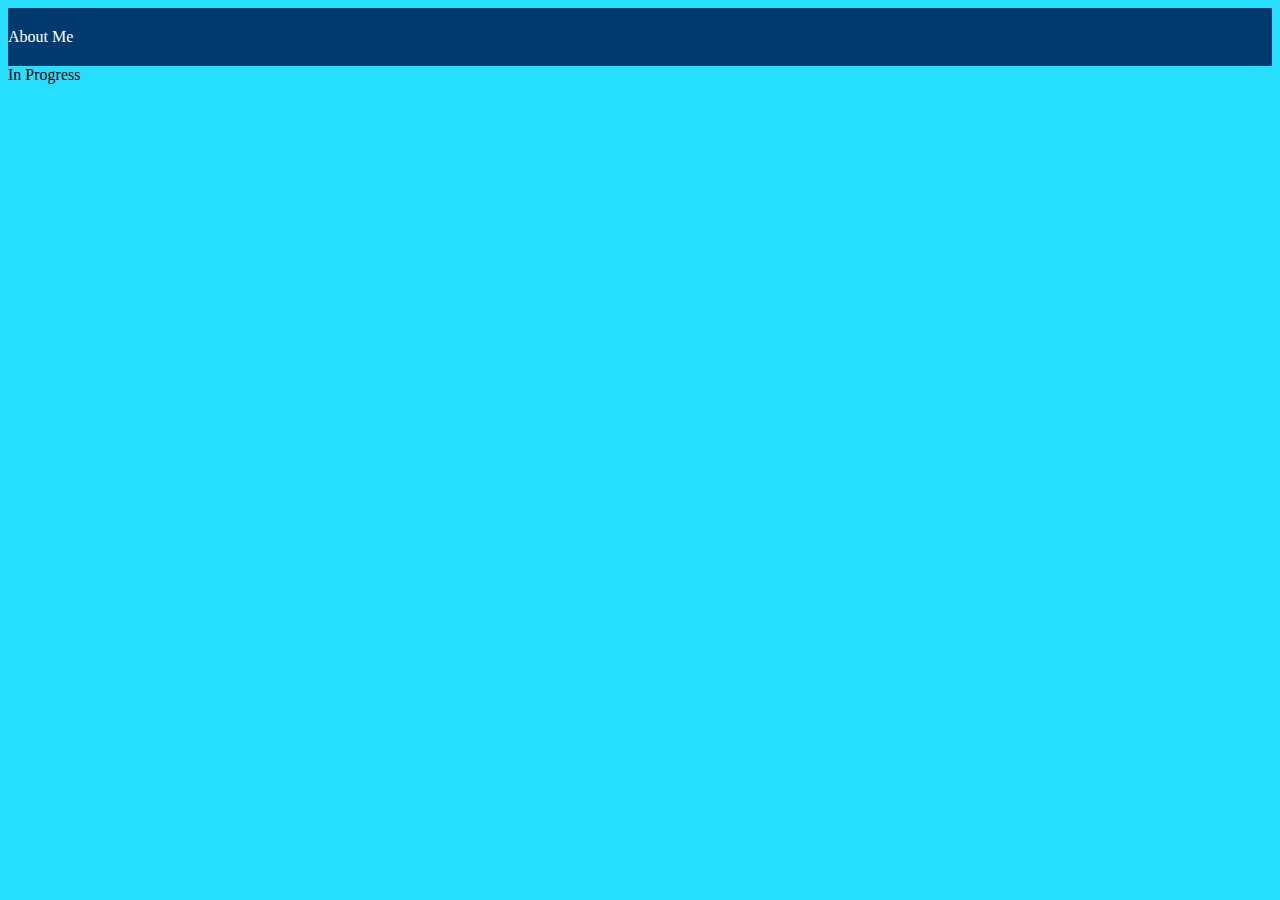
<file: portfolio/aboutMe.html>
<!DOCTYPE html>
<html>
<head>
  <title>
    About Me
  </title>
  <link rel="stylesheet" type="text/css" href="mypfstyle.css">
  <meta name="viewport" content="width=device-width, initial-scale=1.0">
</head>
<body>
  <div class="top">
    About Me
  </div>
  In Progress
</body>
</html>
</file>
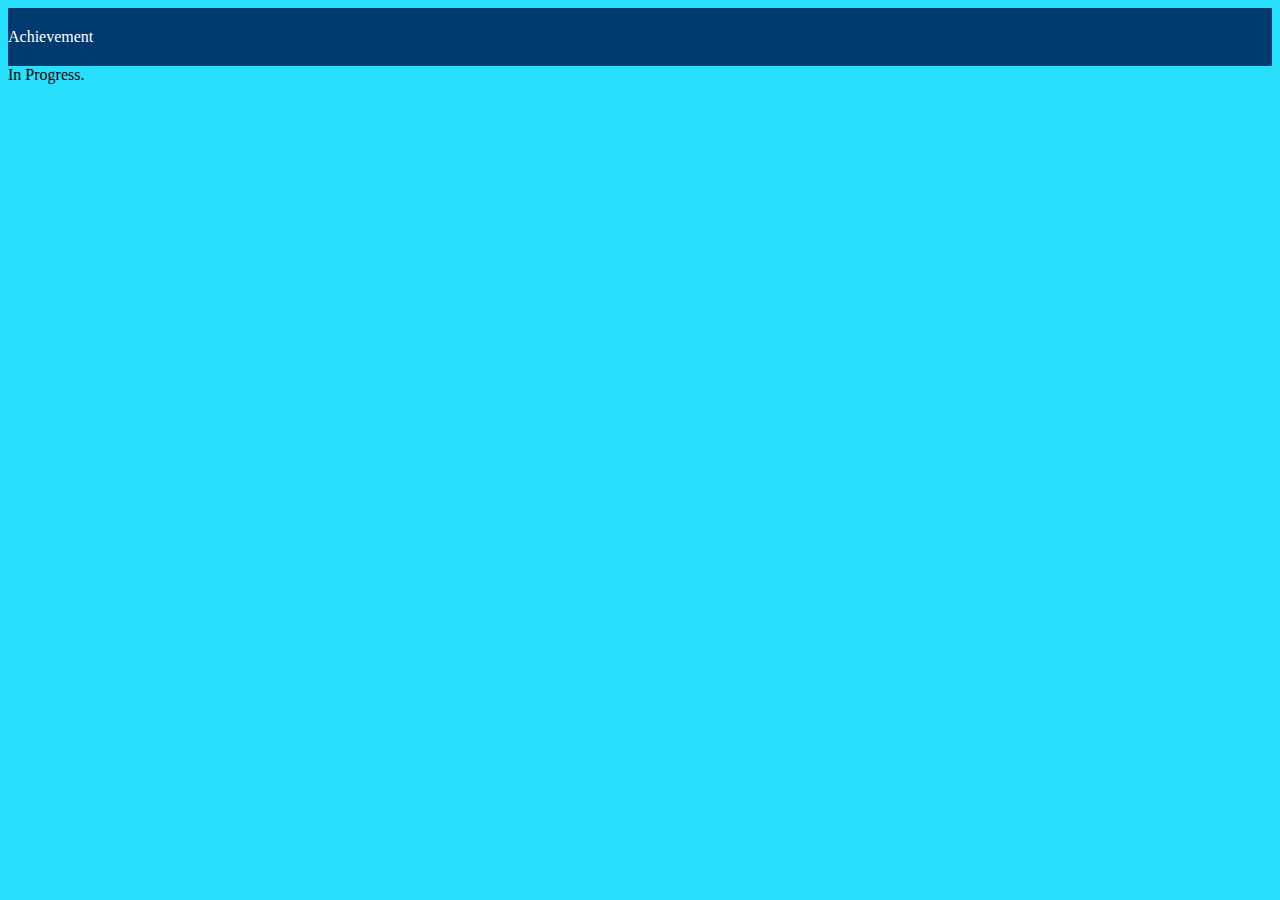
<file: portfolio/achievement.html>
<!DOCTYPE html>
<html>
<head>
  <title>
    Achievements
  </title>
  <link rel="stylesheet" type="text/css" href="mypfstyle.css">
  <meta name="viewport" content="width=device-width, initial-scale=1.0">
</head>
<body>
  <div class="top">
    Achievement
  </div>
  In Progress.
</body>
</html>
</file>
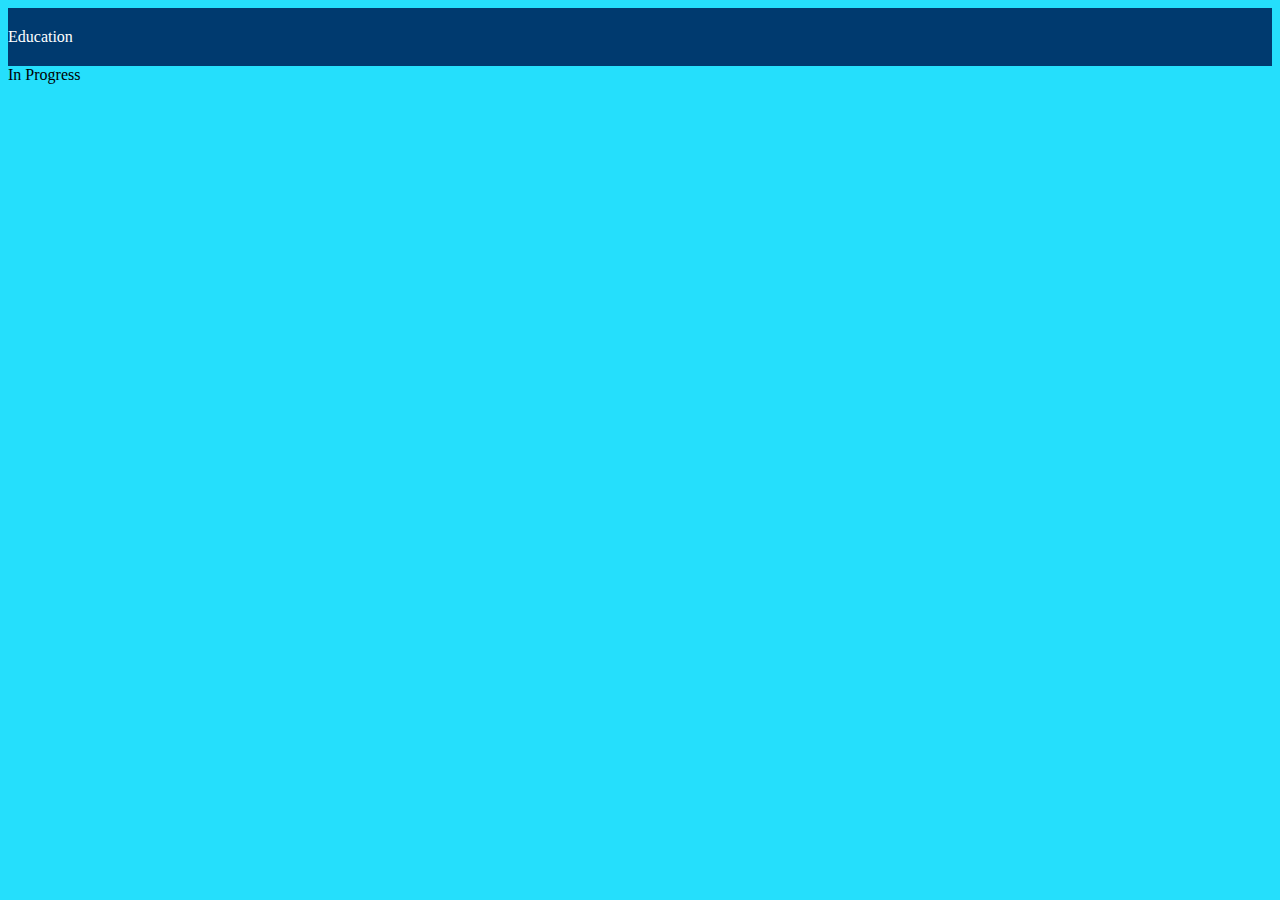
<file: portfolio/education.html>
<!DOCTYPE html>
<html>
<head>
  <title>
    Education
  </title>
  <link rel="stylesheet" type="text/css" href="mypfstyle.css">
  <meta name="viewport" content="width=device-width, initial-scale=1.0">
</head>
<body>
  <div class="top">
    Education
  </div>
  In Progress
</body>
</html>
</file>
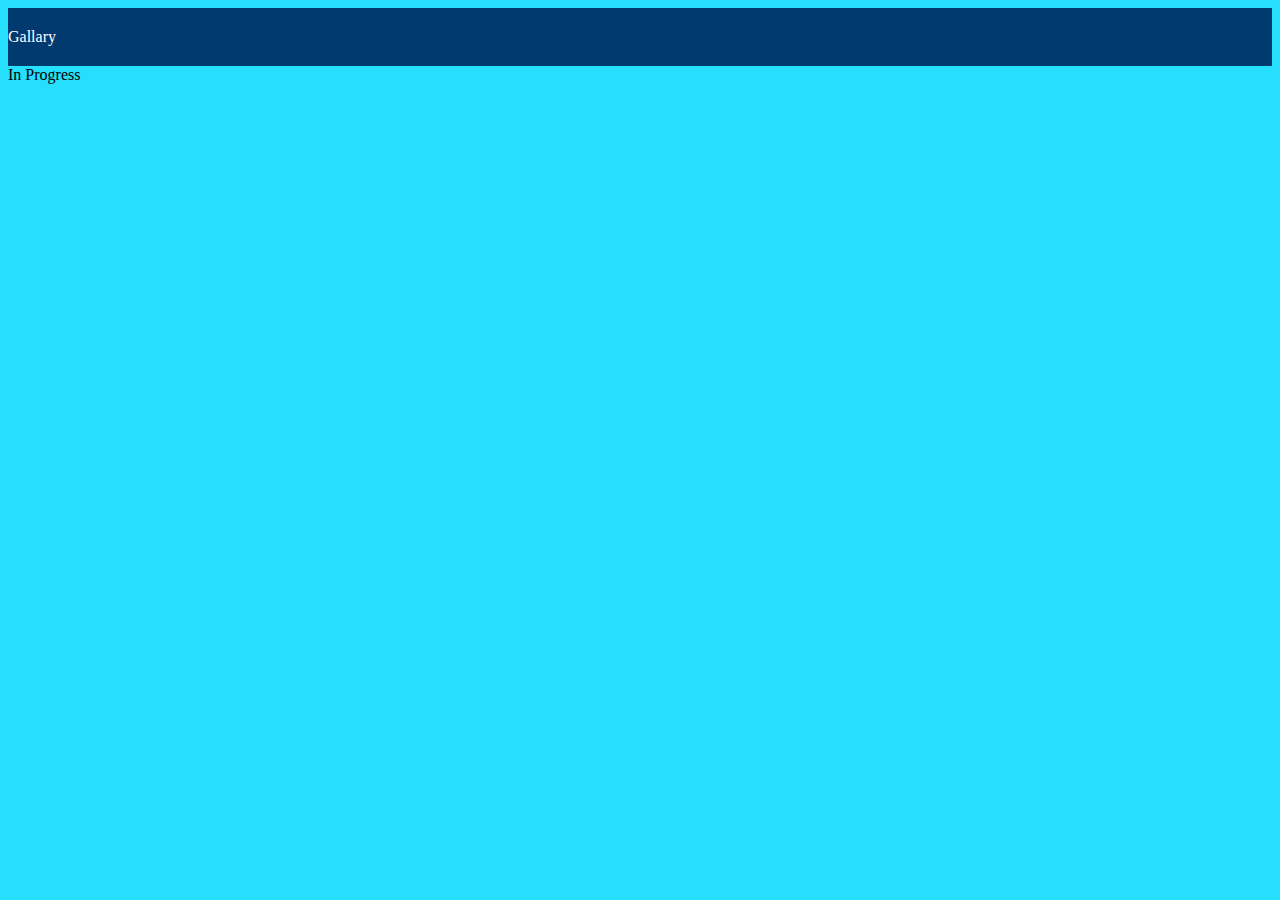
<file: portfolio/gallary.html>
<!DOCTYPE html>
<html>
<head>
  <title>
    Gallary
  </title>
  <link rel="stylesheet" type="text/css" href="mypfstyle.css">
  <meta name="viewport" content="width=device-width, initial-scale=1.0">
</head>
<body>
  <div class="top">
    Gallary
  </div>
  In Progress
</body>
</html>
</file>
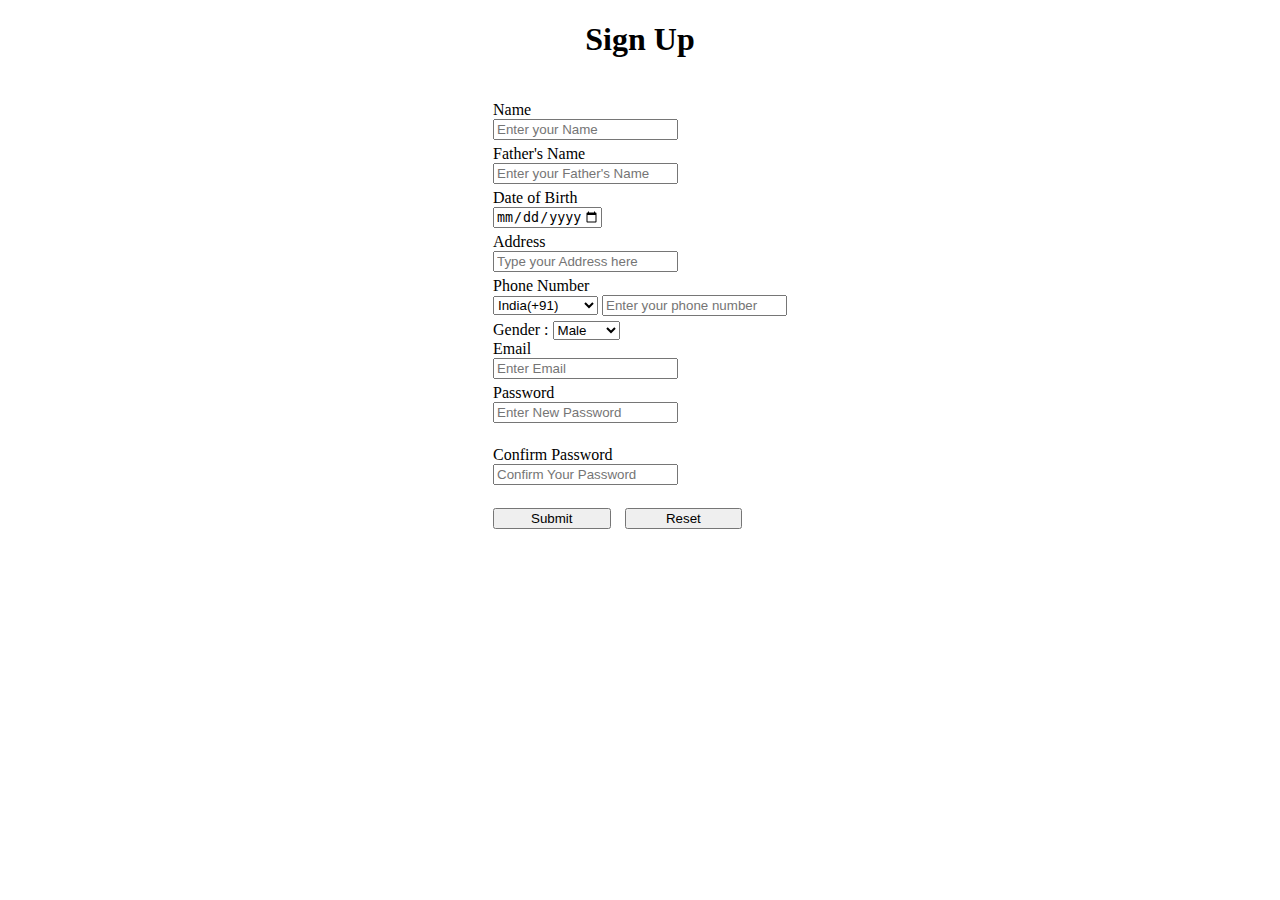
<file: portfolio/signUp.html>
<!DOCTYPE html>
<html>
<head>
  <title>
    Sign Up
  </title>
  <script type="text/javascript">
  var securePassword = function() {
    var pass = document.getElementById('password').value;
    var len = pass.length;
  function checkCapital() {
     var i=0, n=0 ,k=0;
     for(i=0; i < len; i++){

      n=pass[i].charCodeAt(0);
      if (n>=65 && n<=90){

        k= true;
        break;
      }
        else
        k= false;

    }
    return k;
  }
  function checkSmall() {
     var i=0, n=0 ,k=0;
     for(i=0; i < len; i++){

      n=pass[i].charCodeAt(0);
      if (n>=97 && n<=122){

        k= true;
        break;
      }
        else
        k= false;

    }
    return k;
  }
  function checkSpecialCharactor() {
     var i=0, n=0 ,k=0;
     for(i=0; i < len; i++){

      n=pass[i].charCodeAt(0);
      if (n>=35 && n<=38 || n==64){

        k= true;
        break;
      }
        else
        k= false;

    }
    return k;
  }
  function checkNumber() {
     var i=0, n=0 ,k=0;
     for(i=0; i < len; i++){

      n=pass[i].charCodeAt(0);
      if (n>=48 && n<=57){

        k= true;
        break;
      }
        else
        k= false;

    }
    return k;
  }
    var capital = checkCapital();
    var small = checkSmall();
    var specialCharactor = checkSpecialCharactor();
    var number = checkNumber();
    if (len <= 8 || pass == "" || !capital || !small || !specialCharactor || !number){
      document.getElementById('validityMessage').innerHTML="Invalid Password";
      document.getElementById('validityMessage').style.color="red";
      document.getElementById('validityMessage').style.width="150px";
    }
    else {
      document.getElementById('validityMessage').innerHTML="Valid Password";
      document.getElementById('validityMessage').style.color="green";
      document.getElementById('validityMessage').style.width="150px";
    }
  }
  var check = function() {
  if (document.getElementById('password').value ==
    document.getElementById('confirmPassword').value) {
    document.getElementById('message').style.color = "green";
    document.getElementById('message').innerHTML = "Password Confirmed.";
  } else {
    document.getElementById('message').style.color = "red";
    document.getElementById('message').innerHTML = "Passwords doesn't match.";
  }
}

  </script>
  <style media="screen">
    input[name=address]:focus{

      height: 80px;

    }
    input {
      margin-bottom: 5px;
    }

  </style>
</head>
<body>
<center>
    <h1>
    Sign Up
  </h1>
  <br />

  <form method="get" name="signUpForm">
    <table>
      <tr>
        <td>
    <label for="name" >Name</label>
    <br />
      <input placeholder="Enter your Name" name="name" type="text" required />
    <br />
    <label for="fatherName" class="labelTag" >Father's Name</label>
    <br />
    <input placeholder="Enter your Father's Name" name="fatherName" type="text" required/>
    <br />
    <label for="dob">Date of Birth</label>
    <br />
    <input type="date" name="dob" max="2010-01-01" required/>
    <br />
    <label for="address">Address</label>
    <br />
    <input type="text" name="address" placeholder="Type your Address here" style="  transition: width 1s ease-in-out;" required />
    <br />
    <label for="phoneNumber">Phone Number</label>
    <br />
    <select name="extension" required>
      <option value="+91">India(+91)</option>
      <option value="+92">Pakistan(+92)</option>
    </select>
    <input type="tel" name="phoneNumber" placeholder="Enter your phone number" required>
    <br />
    <label for="gender">Gender : </label>

      <select name="gender" required>
        <option value="male">Male</option>
        <option value="female">Female</option>
        <option value="other">Other</option>
      </select>
      <br />
      <label for="emailId">Email</label>
      <br />
      <input type="email" name="emailId" placeholder="Enter Email" required/>
      <br />
      <label for="password">Password</label>
      <br />
      <input type="password" name="password" id="password"placeholder="Enter New Password"  onkeyup="securePassword();" title="A Valid Password must contain at least one number and one uppercase and lowercase letter, and at least 8 or more characters, and one or more special charactors (#,$,%,&,@)."required/>
      <br />
      <span id="validityMessage"></span>
      <br />
      <label for="confirmPassword">Confirm Password</label>
      <br />
      <input type="password" name="confirmPassword" id="confirmPassword" placeholder="Confirm Your Password" onkeyup="check();" required/>
      <br />
      <span id="message"></span>
      <br />



      <input  type="submit"  value="Submit" style="width: 40%; margin-right: 10px;">
    <input type="reset" value="Reset"  style="width: 40%;">
  </td>
</tr>
</table>
  </form>
</center>
</body>

</html>
</file>
<file: portfolio/mypfstyle.css>
.top{
  padding-top: 20px;
  padding-bottom: 20px;
  width: 100%;
  background-color: #003A6F;
  color: white;
}

#shortIndexTable{

  float: right;

  padding-bottom: 10px;
}


.shortIndexElement{
  text-align: center;
  padding: 17px;
  border: 5px solid #25dffc;
  border-radius: 20px;
  //background-color: yellow;

}
.shortIndexElement:hover{
  background-color: yellow;
}
.shortIndexElement:active{
  background-color: white;
}
a:link{
  text-decoration: none;
  color: inherit;
}
a.visited{
  text-decoration: none;
  color: inherit;
}
a:hover{
  text-decoration: underline;
  color: blue;
}
a:active{
  text-decoration: underline;
  color: red;
}


#profilePic {
  position: relative;
  float: center;
  clear: right;
  width: 200px;
  height: 200px;
  border-radius: 50%;
  display: block;
  margin-left: auto;
  margin-right: auto;
  margin-top: 40px;
  margin-bottom: 40px;
  border: 20px solid white;
}
#profilePic:hover{
  border-color: #0297f4;

}
#profilePic:active{
  border-color: tomato;
}
#indexTable{
  width: 100%;
  height: 450px;
  text-align: center;
  padding: 20px;
  margin-bottom: 40px;
  margin-top: 20px;

}
.indexElement{
  border: 40px solid white; // #81898e;  // #b6d4d8; //#25dffc;
  width: 25%;
  color: white;
  background-color: white;
  border-radius: 70px;
  opacity: 0.75;


}

.indexElement:hover{
  opacity: 1;
  border-color: #0297f4;
}
.indexElement:active{
  opacity: 0.8;
  border-color: tomato;
}
#aboutMe {
  background-image: url(images/aboutMe.jpg);
  background-size: contain;
  background-repeat: no-repeat;
  background-position: center;
}
#education{
  background-image: url(images/education.jpg);
  background-size: cover;
}
#achievement{
  background-image: url(images/achievement.jpg);
  background-size: cover;
  background-repeat: no-repeat;
  background-position: center;
}
#gallary{
  background-image: url(images/gallary.jpg);
  background-size: contain;
  background-repeat: no-repeat;
  background-position: center;
}
#bottomTable{
  margin-top: 40px;
  color: white;
  background-color: #003A6F;
  padding: 20px;
  width: 100%;
}

body {
  background-color: #25dffc;
}
</file>
